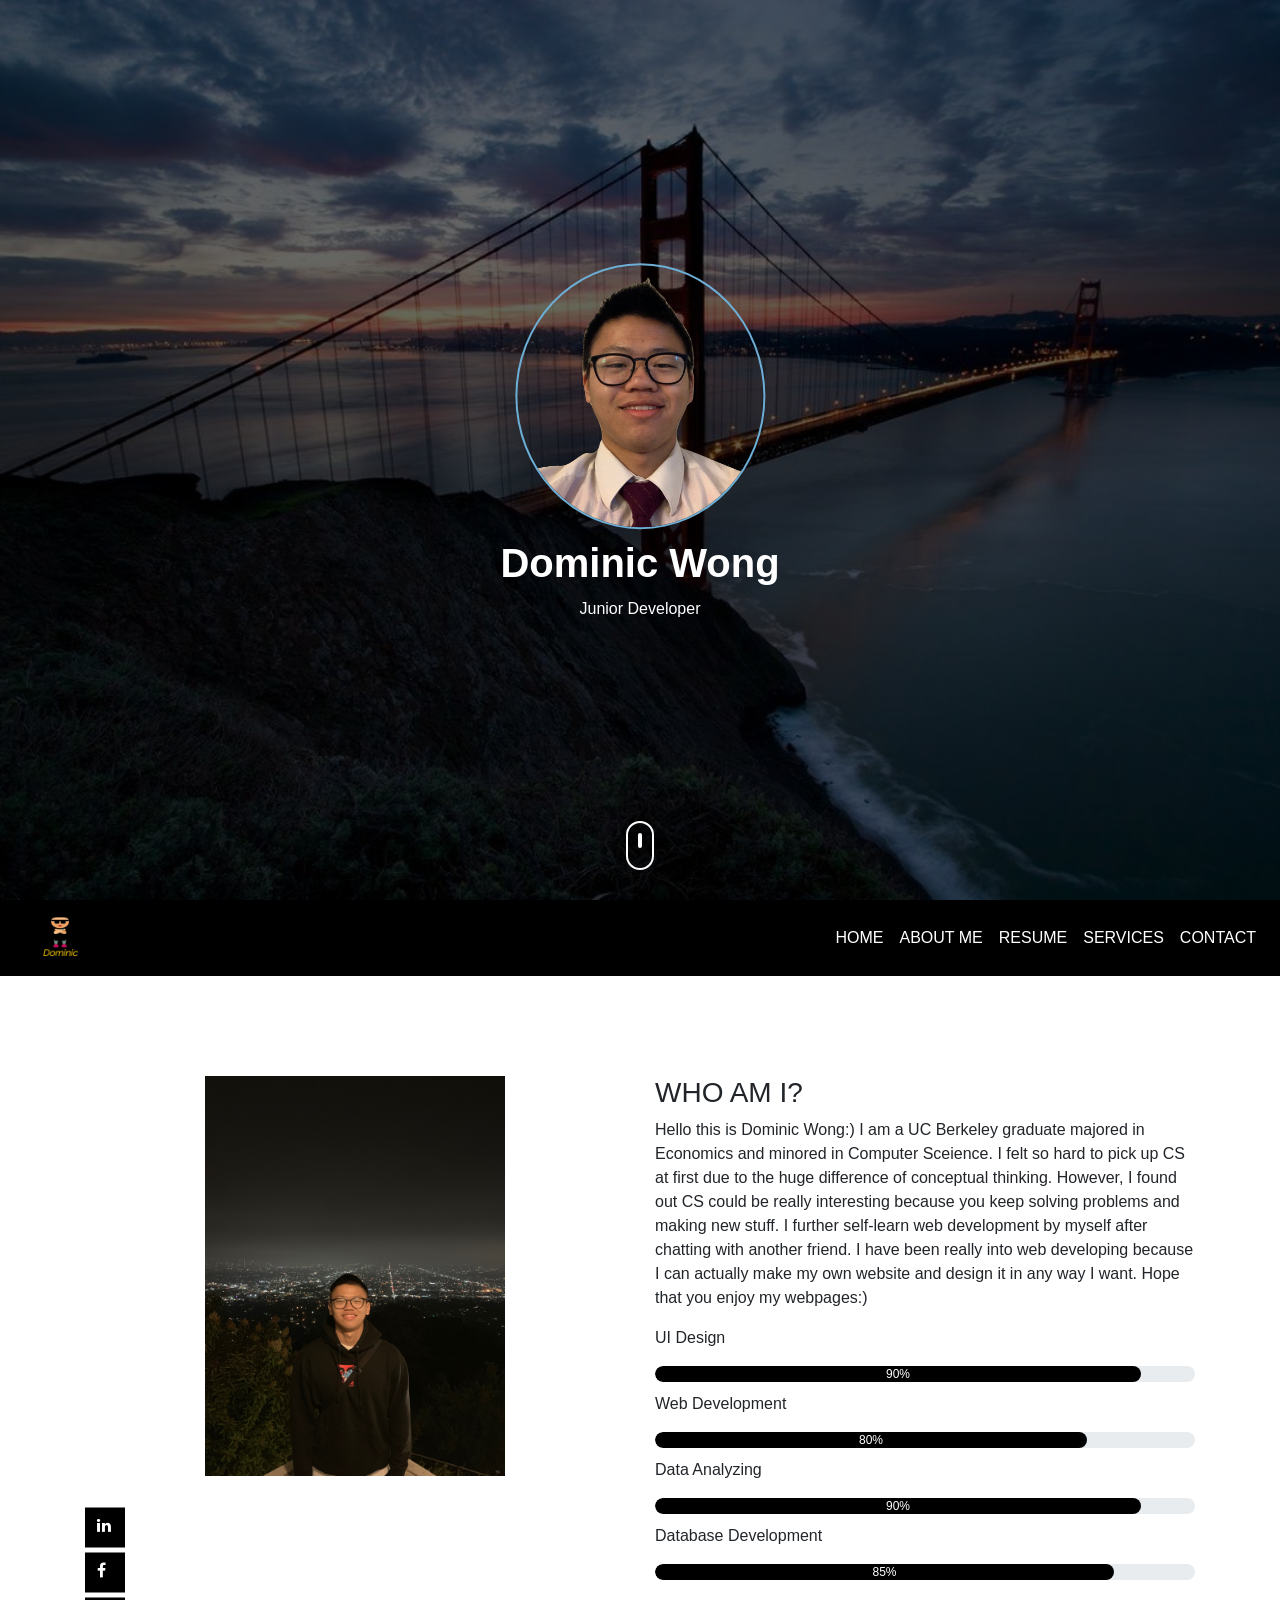
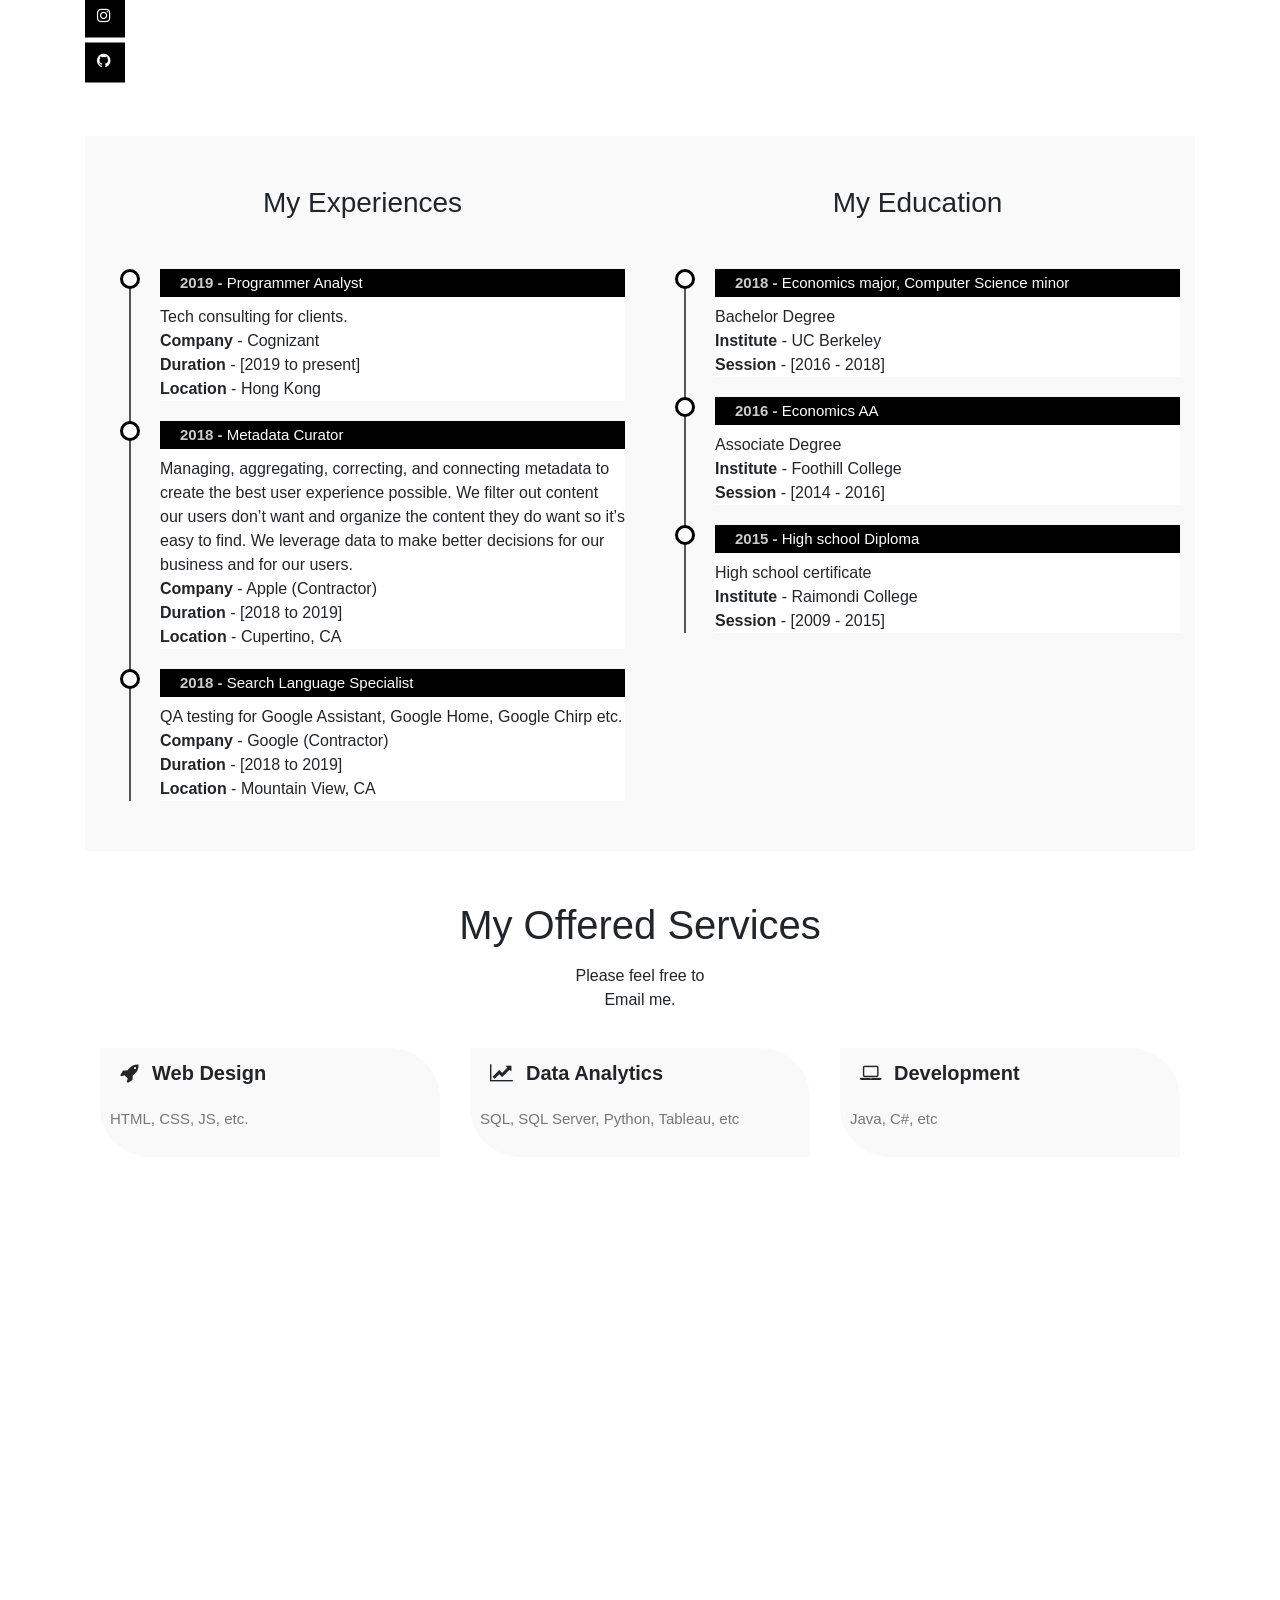
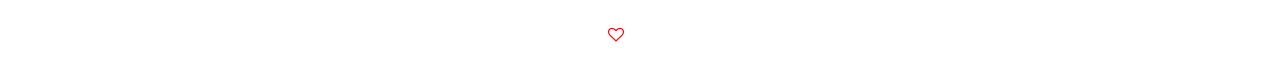
<file: wonghodominic.github.io/index.html>
<html>
<head>
	<title>Dominic Wong</title>
	<link rel="stylesheet" href="style.css">
	<link rel="stylesheet" href="https://stackpath.bootstrapcdn.com/bootstrap/4.3.1/css/bootstrap.min.css">
	<script src="https://code.jquery.com/jquery-3.3.1.slim.min.js"></script>
	<script src="https://cdnjs.cloudflare.com/ajax/libs/popper.js/1.14.7/umd/popper.min.js" ></script>
	<script src="https://stackpath.bootstrapcdn.com/bootstrap/4.3.1/js/bootstrap.min.js" ></script>
	
	<link rel="stylesheet" href="https://stackpath.bootstrapcdn.com/font-awesome/4.7.0/css/font-awesome.min.css">


</head>

<body>	
	<!-- header section -->
	<section id="header">
		<div class="container text-center">
			<div class="user-box">
				<img src="img/user1.png">
				<h1>Dominic Wong</h1>
				<p>Junior Developer</p>
			</div>
		</div>
		<div class="scroll-btn">
			<div class="scroll-bar"><a href="#about"><span></span></a></div>
		</div>
	</section>
	<!-- user-info -->
	<section id="user-info">

		<div class="nav-bar">
			<nav class="navbar navbar-expand-lg">
				<a class="navbar-brand" href="#"><img src="img/dominic.png"></a>
				<button class="navbar-toggler" type="button" data-toggle="collapse" data-target="#navbarNav" aria-controls="navbarNav" aria-expanded="false" aria-label="Toggle navigation">
					<i class="fa fa-bars"></i>
				</button>
				<div class="collapse navbar-collapse" id="navbarNav">
					<ul class="navbar-nav ml-auto">
						<li class="nav-item">
							<a class="nav-link" href="#top">HOME </a>
						</li>
						<li class="nav-item">
							<a class="nav-link" href="#about">ABOUT ME</a>
						</li>
						<li class="nav-item">
							<a class="nav-link" href="#resume">RESUME</a>
						</li>
						<li class="nav-item">
							<a class="nav-link" href="#services">SERVICES</a>
						</li>
						<li class="nav-item">
							<a class="nav-link" href="#contact">CONTACT</a>
						</li>
					</ul>
				</div>
			</nav>
		</div>

		<!-- about -->

		<div class="about container" id="about">
			<div class="row">
				<div class="col-md-6 text-center">
					<img src="img/user1.jpg" class="profile-img" >
				</div>
				<div class="col-md-6">
					<h3>WHO AM I?</h3>
					<p>
						Hello this is Dominic Wong:) I am a UC Berkeley graduate majored in Economics and minored in Computer Sceience. I felt so hard to pick up CS at first due to the huge difference of conceptual thinking. However, I found out CS could be really interesting because you keep solving problems and making new stuff. I further self-learn web development by myself after chatting with another friend. I have been really into web developing because I can actually make my own website and design it in any way I want. Hope that you enjoy my webpages:)

					</p>
					<div class="skills=bar"></div>
					<p>UI Design</p>
					<div class="progress">
						<div class="progress-bar" style = "width:90%;"> 90%</div>
					</div>
					<p>Web Development</p>
					<div class="progress">
						<div class="progress-bar" style = "width:80%;"> 80%</div>
					</div>
					<p>Data Analyzing</p>
					<div class="progress">
						<div class="progress-bar" style = "width:90%;"> 90%</div>
					</div>
					<p>Database Development</p>
					<div class="progress">
						<div class="progress-bar" style = "width:85%;"> 85%</div>
					</div>
				</div>
			</div>



			<!-- social icons -->
			<div class="social-icons">
				<ul>
					<a href="https://www.linkedin.com/in/ho-dominic-wong-795bb6116/"><li><i class="fa fa-linkedin"></i></li></a>
					<a href="https://www.facebook.com/wonghodominic"><li><i class="fa fa-facebook"></i></li></a>
					<a href="https://www.instagram.com/dominicwonggg/"><li><i class="fa fa-instagram"></i></li></a>
					<a href="https://github.com/wonghodominic"><li><i class="fa fa-github"></i></li></a>
				</ul>
			</div>



			<!-- resume -->
			<div class="resume" id="resume">
				<div class="container">
					<div class="row">
						<div class="col-md">
							<h3 class="text-center">My Experiences</h3>
							<ul class="timeline">
								<li>
									<h4><span>2019 - </span>Programmer Analyst</h4>
									<p>
										Tech consulting for clients.<br>
										<b>Company</b> - Cognizant<br>
										<b>Duration</b> - [2019 to present]<br>
										<b>Location</b> - Hong Kong<br>
									</p>
								</li>
								<li>
									<h4><span>2018 - </span>Metadata Curator</h4>
									<p>
										Managing, aggregating, correcting, and connecting metadata to create the best user experience possible. We filter out content our users don’t want and organize the content they do want so it’s easy to find. We leverage data to make better decisions for our business and for our users.<br>
										<b>Company</b> - Apple (Contractor)<br>
										<b>Duration</b> - [2018 to 2019]<br>
										<b>Location</b> - Cupertino, CA<br>
									</p>
								</li>
								<li>
									<h4><span>2018 - </span>Search Language Specialist</h4>
									<p>
										QA testing for Google Assistant, Google Home, Google Chirp etc. <br>
										<b>Company</b> - Google (Contractor)<br>
										<b>Duration</b> - [2018 to 2019]<br>
										<b>Location</b> - Mountain View, CA<br>
									</p>
								</li>
							</ul>
						</div>


						<div class="col-md">
							<h3 class="text-center">My Education</h3>
							<ul class="timeline">
								<li>
									<h4><span>2018 - </span>Economics major, Computer Science minor</h4>
									<p>
										Bachelor Degree<br>
										<b>Institute</b> - UC Berkeley<br>
										<b>Session</b> - [2016 - 2018]
									</p>
								</li>
								<li>
									<h4><span>2016 - </span> Economics AA</h4>
									<p>
										Associate Degree<br>
										<b>Institute</b> - Foothill College<br>
										<b>Session</b> - [2014 - 2016]
									</p>
								</li>
								<li>
									<h4><span>2015 - </span> High school Diploma</h4>
									<p>
										High school certificate<br>
										<b>Institute</b> - Raimondi College<br>
										<b>Session</b> - [2009 - 2015]
									</p>
								</li>
							</ul>
						</div>

					</div>
				</div>
			</div>
			<!-- services -->
			<div class="services" id="services">
				<div class="container">
					<h1 class="text-center">My Offered Services</h1>
					<p class="text-center">Please feel free to <br>Email me.</p>
					<div class="row">
						<div class="col-md-4">
							<div class="services-box">
								<i class="fa fa-rocket"></i><span>Web Design</span>
								<p>HTML, CSS, JS, etc.
								</p>
							</div>
						</div>

						<div class="col-md-4">
							<div class="services-box">
								<i class="fa fa-line-chart"></i><span>Data Analytics</span>
								<p>
									SQL, SQL Server, Python, Tableau, etc
								</p>
							</div>
						</div>

						<div class="col-md-4">
							<div class="services-box">
								<i class="fa fa-laptop"></i><span>Development</span>
								<p>
									Java, C#, etc
								</p>
							</div>
						</div>

					</div>
				</div>
			</div>
		</section>


		<!-- contact -->
		<div class="contact" id="contact">
			<div class="container text-center">
				<h1>Contact Me</h1>
				<p class="text-center">Please feel free to contact me for any opportunity.</p>
				<div class="row">
					<div class="col-md-4">
						<i class="fa fa-phone"></i>
						<p>+1 6503056146/ +852 66096394</p>
					</div>
					<div class="col-md-4">
						<i class="fa fa-envelope"></i>
						<p>wonghodominic@gmail.com</p>
					</div>
					<div class="col-md-4">
						<i class="fa fa-internet-explorer"></i>
						<p>https://wonghodominic.github.io/about-me.html</p>
					</div>

				</div>
				<a href="img/Resume.pdf" download>
					<button type="button" class="btn btn-primary"><i class="fa fa-download" ></i>Resume</button>
				</a>
				<a href="mailto:wonghodominic@gmail.com">

					<button type="button" class="btn btn-primary"><i class="fa fa-rocket"></i>Hire Me</button>
				</a>
			</div>
			<div class="footer text-center">
				<p>Made with <i class="fa fa-heart-o"></i>by Dominic Wong</p>
			</div>
		</div>


		<!-- smooth scroll -->

		<script type="smooth-scroll.js"></script>
		<script>
			var scroll = new smooth-scroll('a[href*="#"]');
		</script>

	</body>	



	</html>
</file>
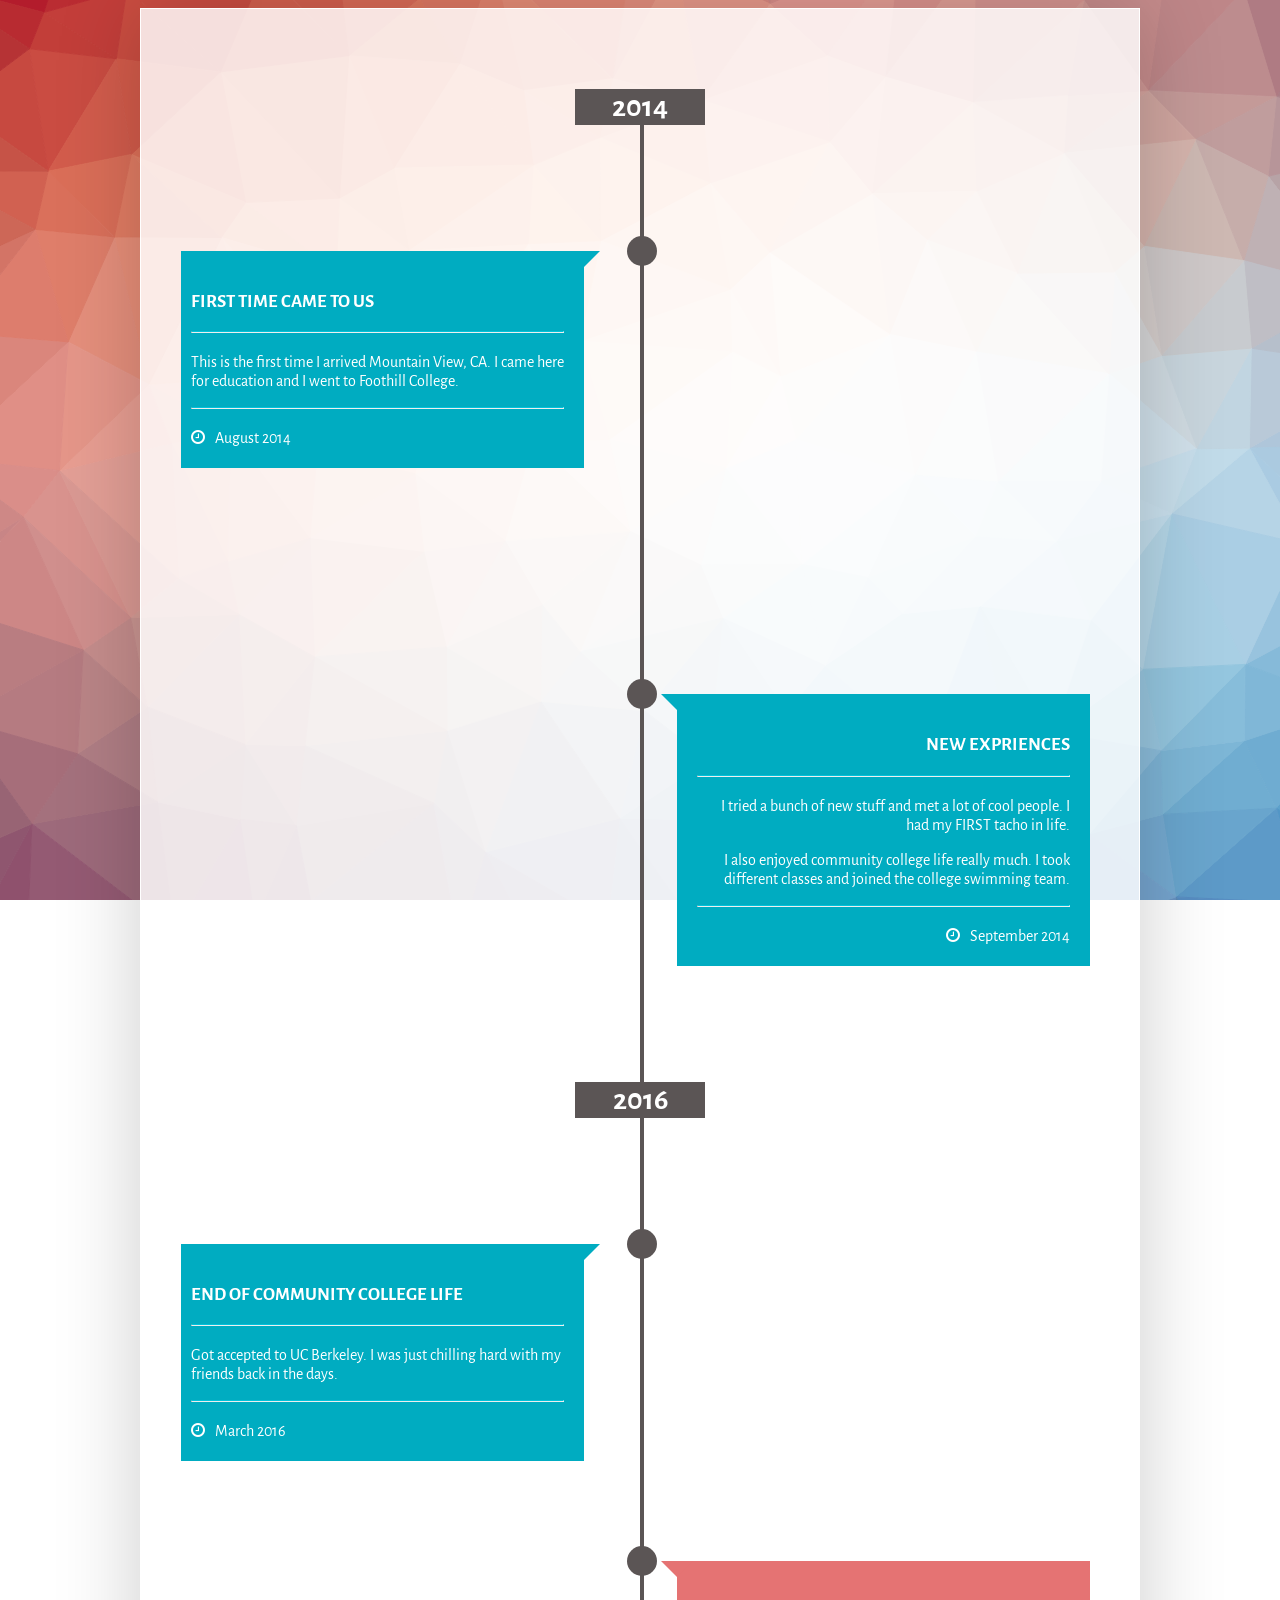
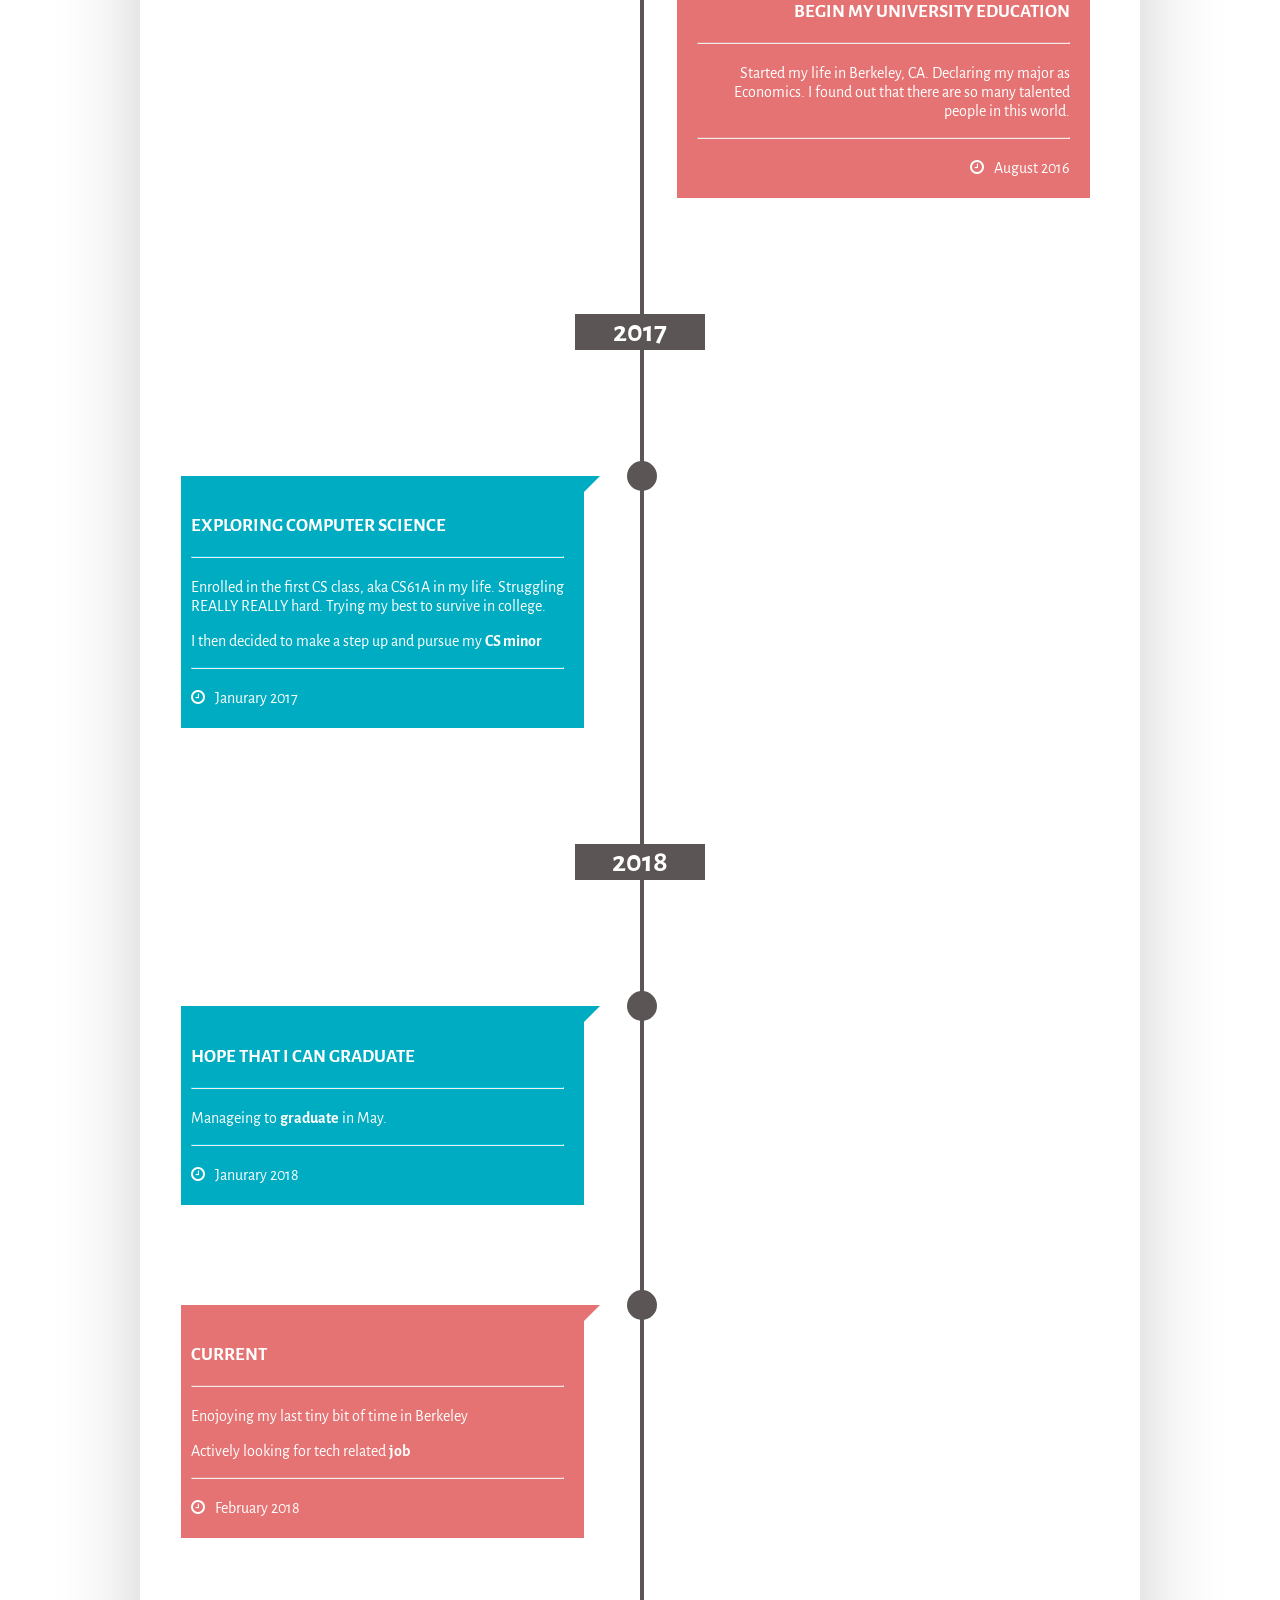
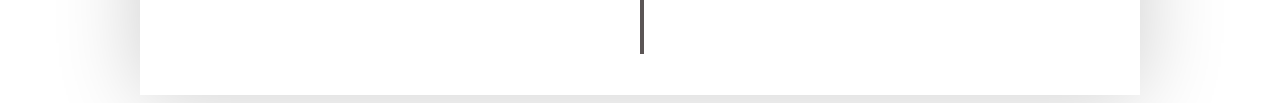
<file: wonghodominic.github.io/Simple-Animated-Timeline-Plugin-For-jQuery-Timelify/index.html>
<!doctype html>
<html>
<head>
	<meta charset="utf-8">
	<meta http-equiv="X-UA-Compatible" content="IE=edge,chrome=1">
	<meta name="viewport" content="width=device-width, initial-scale=1">
	<title>jQuery Timelify Plugin Demo</title>
	<link href="http://fonts.googleapis.com/css?family=Kristi|Alegreya+Sans:300,800" rel="stylesheet" type="text/css">
	<link rel="stylesheet" href="http://netdna.bootstrapcdn.com/font-awesome/4.6.2/css/font-awesome.min.css">
	<link rel="stylesheet" href="css/style.css">
	<link rel="stylesheet" href="http://cdnjs.cloudflare.com/ajax/libs/animate.css/3.4.0/animate.min.css">
	<link rel="stylesheet" href="css/timelify.css">
</head>
<body>

	<div class="container">
		<div class="timeline">
			<h2>2014</h2>
			<ul class="timeline-items">
				<li class="is-hidden timeline-item"> <!-- Normal block, positionned to the left -->
					<h3>First time came to US</h3>
					<hr>
					<p>This is the first time I arrived Mountain View, CA. I came here for education and I went to Foothill College.</p>
					<hr>
					<time>August 2014</time>
				</li>
			</ul>
			<ul class="timeline-items">
				<li class="is-hidden timeline-item inverted"> <!-- Normal block, positionned to the right  -->
					<h3>New expriences</h3>
					<hr>
					<p>I tried a bunch of new stuff and met a lot of cool people. I had my FIRST tacho in life.</p>
					<p>I also enjoyed community college life really much. I took different classes and joined the college swimming team.</p>
					<hr>
					<time>September 2014</time>
				</li>
			</ul>
			<h2>2016</h2>
			<ul class="timeline-items">
				<li class="is-hidden timeline-item">
					<h3>End of Community College life</h3>
					<hr>
					<p>
						Got accepted to UC Berkeley. I was just chilling hard with my friends back in the days.
					</p>
					<hr>
					<time>March 2016</time>
				</li>
				<li class="is-hidden timeline-item inverted">
					<h3>Begin my university education</h3>
					<hr>
					<p>Started my life in Berkeley, CA. Declaring my major as Economics. I found out that there are so many talented people in this world.</p>
					<hr>
					<time>August 2016</time>
				</li>
			</ul>


			<h2>2017</h2>
			<ul class="timeline-items">
				<li class="is-hidden timeline-item">
					<h3>Exploring Computer Science</h3>
					<hr>
					<p>Enrolled in the first CS class, aka CS61A in my life. Struggling REALLY REALLY hard. Trying my best to survive in college.</p>

					<p>I then decided to make a step up and pursue my <strong>CS minor</strong></p>
					<hr>
					<time>Janurary 2017</time>
				</li>
			</ul>

			<h2>2018</h2>
			<ul class="timeline-items">
				<li class="is-hidden timeline-item">
					<h3>Hope that I can graduate</h3>
					<hr>
					<p>Manageing to <strong>graduate</strong> in May.</p>

					<hr>
					<time>Janurary 2018</time>
				</li>
				<li class="is-hidden timeline-item">
					<h3>Current</h3>
					<hr>
					<p>Enojoying my last tiny bit of time in Berkeley</p>
					<p>Actively looking for tech related <strong>job</strong></p>
					<hr>
					<time>February 2018</time>
				</li>
			</ul>

		</div>
	</div>



	<script src="http://code.jquery.com/jquery-1.12.4.min.js"></script>
	<script src="js/jquery.timelify.js"></script>
	<script>
		$('.timeline').timelify({
			animLeft: "fadeInLeft",
			animCenter: "fadeInUp",
			animRight: "fadeInRight",
			animSpeed: 600,
			offset: 150
		});
	</script>
	<script type="text/javascript">

		var _gaq = _gaq || [];
		_gaq.push(['_setAccount', 'UA-36251023-1']);
		_gaq.push(['_setDomainName', 'jqueryscript.net']);
		_gaq.push(['_trackPageview']);

		(function() {
			var ga = document.createElement('script'); ga.type = 'text/javascript'; ga.async = true;
			ga.src = ('https:' == document.location.protocol ? 'https://ssl' : 'http://www') + '.google-analytics.com/ga.js';
			var s = document.getElementsByTagName('script')[0]; s.parentNode.insertBefore(ga, s);
		})();

	</script>
</body>
</html>
</file>
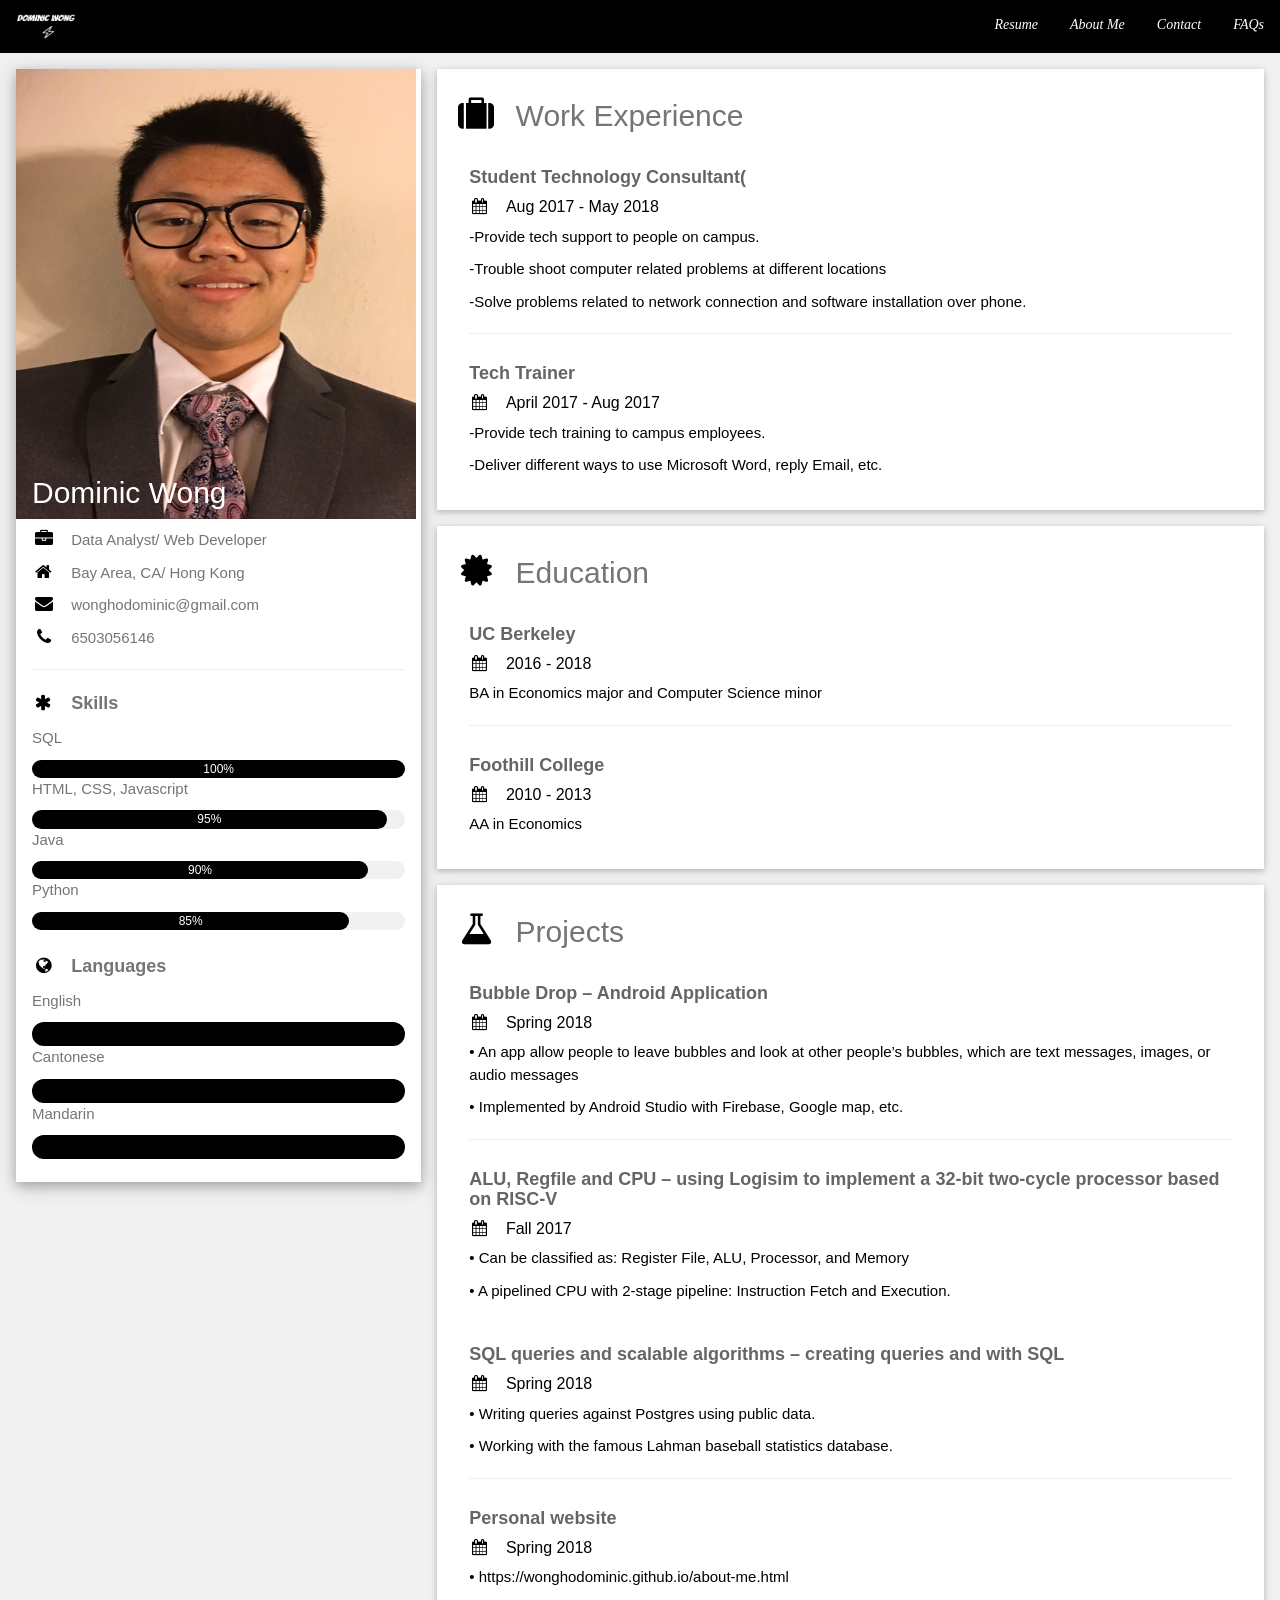
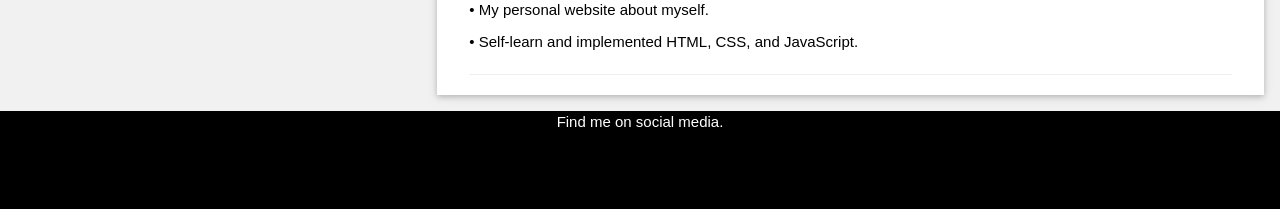
<file: wonghodominic.github.io/contact.html>
<!DOCTYPE html>
<html>

<!-- <link rel="stylesheet" href="https://cdnjs.cloudflare.com/ajax/libs/font-awesome/4.7.0/css/font-awesome.min.css">
-->
<link rel="stylesheet" href="https://maxcdn.bootstrapcdn.com/bootstrap/3.3.7/css/bootstrap.min.css">
<link rel="stylesheet" href="style.css">

<meta name="viewport" content="width=device-width, initial-scale=1.0">





<!-- add -->
<meta charset="UTF-8">
<meta name="viewport" content="width=device-width, initial-scale=1">
<link rel="stylesheet" href="https://www.w3schools.com/w3css/4/w3.css">
<link rel='stylesheet' href='https://fonts.googleapis.com/css?family=Roboto'>
<link rel="stylesheet" href="https://cdnjs.cloudflare.com/ajax/libs/font-awesome/4.7.0/css/font-awesome.min.css">



<head>
	<title></title>
	<style>
	ul {
		list-style-type: none;
		margin: 0;
		padding: 0;
		overflow: hidden;
		background-color: black;
	}

	li {
		float: right;
	}
	li a {
		display: block;
		color: white;
		text-align: center;
		padding: 14px 16px;
		text-decoration: none;
		font-size: 14px;
		font-style:italic;
		font-family: cursive;
	}

	
	.card {
		box-shadow: 0 4px 8px 0 rgba(0, 0, 0, 0.2);
		max-width: 300px;
		margin: auto;
		text-align: center;
		font-family: arial;
	}

	.title {
		color: grey;
		font-size: 18px;
	}

	button {
		border: none;
		outline: 0;
		display: inline-block;
		padding: 8px;
		color: white;
		background-color: #000;
		text-align: center;
		cursor: pointer;
		width: 100%;
		font-size: 18px;
	}

	a {
		text-decoration: none;
/*		font-size: 22px;
*/		color: black;
}

button:hover, a:hover {
	opacity: 0.7;
}	







</style>
<ul>
	<li><a href="faqs.html">FAQs</a></li>
	<li><a href="contact.html">Contact</a></li>
	<li><a href="https://wonghodominic.github.io/about-me.html">About Me</a></li>
	<li><a href="https://wonghodominic.github.io/resume.html">Resume</a></li>

	<!-- <li><a href="portfolio.html">Portfolio</a></li>
		<li><a href="timeline.html">Timeline</a></li> -->

		<li style="float:left"><a class="active"><img src="logos.png" alt="logo" style="width:60px;height:25px;">
		</a></li></ul>
	</head>
	<!-- <body>  -->
		<!-- style="background-color: #81D8D0" -->
	<!-- <p>&nbsp;</p>

	<center><div><a href="https://www.facebook.com/wonghodominic">
		<img src="https://image.flaticon.com/icons/svg/37/37409.svg" alt="facebook" style="width:42px;height:42px;border:0;">
	</a></div></center>
	<p>&nbsp;</p>

	<center><div><a href="https://www.instagram.com/dominicwonggg/?hl=en">
		<img src="https://image.flaticon.com/icons/svg/61/61164.svg" alt="instagram" style="width:42px;height:42px;border:0;">
	</a></div></center>
	<p>&nbsp;</p>

	<center><div><a href="https://www.linkedin.com/in/ho-dominic-wong-795bb6116">
		<img src="https://image.flaticon.com/icons/svg/61/61109.svg" alt="linkedin" style="width:42px;height:42px;border:0;">
	</a></div></center>
	<p>&nbsp;</p>

	<center><h3><b>Email 1: wonghodominic@gmail.com</b></h3></center>
	<center><h3><b>Email 2: wonghodominic@berkeley.edu</b></h3></center> -->
	<!-- <h2 style="text-align:center">Open to any job opportunity</h2>

	<div class="card">
		<img src="dp.jpg" alt="John" style="width:300px;height:400px" onmouseover="this.src='chill.jpg'" onmouseout="this.src='dp.jpg'">
		<h1>Dominic Wong</h1>
		<p class="title">Economics major and Coumputer Science minor</p>
		<p>University of California, Berkeley</p>
		<div style="margin: 24px 0;">
			<a href="https://www.instagram.com/dominicwonggg/?hl=en"><i class="fa fa-instagram"></i></a>  
			<a href="https://www.linkedin.com/in/ho-dominic-wong-795bb6116/"><i class="fa fa-linkedin"></i></a>  
			<a href="https://www.facebook.com/wonghodominic"><i class="fa fa-facebook"></i></a> 
		</div>
		<p><button>wonghodominic@gmail.com</button></p>
	</div> -->


	<body class="w3-light-grey">

		<!-- Page Container -->
		<div class="w3-content w3-margin-top" style="max-width:1400px;">

			<!-- The Grid -->
			<div class="w3-row-padding">

				<!-- Left Column -->
				<div class="w3-third">

					<div class="w3-white w3-text-grey w3-card-4">
						<div class="w3-display-container">
							<img src="dp.jpg" style="width:400px;height:450px" alt="Avatar" onmouseover="this.src='chill.jpg'" onmouseout="this.src='dp.jpg'"> 
							<div class="w3-display-bottomleft w3-container w3-text-black">
								<h2><font color="white">Dominic Wong</font></h2>
							</div>
						</div>
						<div class="w3-container">
							<p></p>
							<p><i class="fa fa-briefcase fa-fw w3-margin-right w3-large w3-text-black"></i>Data Analyst/ Web Developer</p>
							<p><i class="fa fa-home fa-fw w3-margin-right w3-large w3-text-black"></i>Bay Area, CA/ Hong Kong</p>
							<p><i class="fa fa-envelope fa-fw w3-margin-right w3-large w3-text-black"></i>wonghodominic@gmail.com</p>
							<p><i class="fa fa-phone fa-fw w3-margin-right w3-large w3-text-black"></i>6503056146</p>
							<hr>

							<p class="w3-large"><b><i class="fa fa-asterisk fa-fw w3-margin-right w3-text-black"></i>Skills</b></p>
							<p>SQL</p>
							<div class="w3-light-grey w3-round-xlarge w3-small">
								<div class="w3-container w3-center w3-round-xlarge w3-black" style="width:100%">100%</div>
							</div>
							<p>HTML, CSS, Javascript</p>
							<div class="w3-light-grey w3-round-xlarge w3-small">
								<div class="w3-container w3-center w3-round-xlarge w3-black" style="width:95%">
									<div class="w3-center w3-text-white">95%</div>
								</div>
							</div>
							<p>Java</p>
							<div class="w3-light-grey w3-round-xlarge w3-small">
								<div class="w3-container w3-center w3-round-xlarge w3-black" style="width:90%">90%</div>
							</div>
							<p>Python</p>
							<div class="w3-light-grey w3-round-xlarge w3-small">
								<div class="w3-container w3-center w3-round-xlarge w3-black" style="width:85%">85%</div>
							</div>
							<br>

							<p class="w3-large w3-text-theme"><b><i class="fa fa-globe fa-fw w3-margin-right w3-text-black"></i>Languages</b></p>
							<p>English</p>
							<div class="w3-light-grey w3-round-xlarge">
								<div class="w3-round-xlarge w3-black" style="height:24px;width:100%"></div>
							</div>
							<p>Cantonese</p>
							<div class="w3-light-grey w3-round-xlarge">
								<div class="w3-round-xlarge w3-black" style="height:24px;width:100%"></div>
							</div>
							<p>Mandarin</p>
							<div class="w3-light-grey w3-round-xlarge">
								<div class="w3-round-xlarge w3-black" style="height:24px;width:100%"></div>
							</div>
							<br>
						</div>
					</div><br>

					<!-- End Left Column -->
				</div>

				<!-- Right Column -->
				<div class="w3-twothird">
					<div class="w3-container w3-card w3-white w3-margin-bottom">
						<h2 class="w3-text-grey w3-padding-16"><i class="fa fa-suitcase fa-fw w3-margin-right w3-xxlarge w3-text-black"></i>Work Experience</h2>
						<div class="w3-container">
							<h5 class="w3-opacity"><b>Student Technology Consultant(</b></h5>
							<h6 class="w3-text-black"><i class="fa fa-calendar fa-fw w3-margin-right"></i>Aug 2017 - May 2018</span></h6>
							<p>-Provide tech support to people on campus.</p>
							<p>-Trouble shoot computer related problems at different locations</p>
							<p>-Solve problems related to network connection and software installation over phone.</p>
							<hr>
						</div>

						<div class="w3-container">
							<h5 class="w3-opacity"><b>Tech Trainer</b></h5>
							<h6 class="w3-text-black"><i class="fa fa-calendar fa-fw w3-margin-right"></i>April 2017 - Aug 2017</h6>
							<p>-Provide tech training to campus employees.</p>
							<p>-Deliver different ways to use Microsoft Word, reply Email, etc.</p><br>
						</div>
					</div>






					<div class="w3-container w3-card w3-white w3-margin-bottom">
						<h2 class="w3-text-grey w3-padding-16"><i class="fa fa-certificate fa-fw w3-margin-right w3-xxlarge w3-text-black"></i>Education</h2>

						<div class="w3-container">
							<h5 class="w3-opacity"><b>UC Berkeley</b></h5>
							<h6 class="w3-text-black"><i class="fa fa-calendar fa-fw w3-margin-right"></i>2016 - 2018</h6>
							<p>BA in Economics major and Computer Science minor</p>
							<hr>
						</div>
						<div class="w3-container">
							<h5 class="w3-opacity"><b>Foothill College</b></h5>
							<h6 class="w3-text-black"><i class="fa fa-calendar fa-fw w3-margin-right"></i>2010 - 2013</h6>
							<p>AA in Economics</p><br>
						</div>
					</div>




					<div class="w3-container w3-card w3-white">
						<h2 class="w3-text-grey w3-padding-16"><i class="fa fa-flask fa-fw w3-margin-right w3-xxlarge w3-text-black"></i>Projects</h2>

						<div class="w3-container">
							<h5 class="w3-opacity"><b>Bubble Drop – Android Application</b></h5>
							<h6 class="w3-text-black"><i class="fa fa-calendar fa-fw w3-margin-right"></i>Spring 2018</h6>
							<p>• An app allow people to leave bubbles and look at other people’s bubbles, which are text messages, images, or audio messages</p>
							<p>• Implemented by Android Studio with Firebase, Google map, etc.</p>
							<hr>
						</div>

						<div class="w3-container">
							<h5 class="w3-opacity"><b>ALU, Regfile and CPU – using Logisim to implement a 32-bit two-cycle processor based on RISC-V</b></h5>
							<h6 class="w3-text-black"><i class="fa fa-calendar fa-fw w3-margin-right"></i>Fall 2017</h6>
							<p>• Can be classified as: Register File, ALU, Processor, and Memory
							</p>
							<p>• A pipelined CPU with 2-stage pipeline: Instruction Fetch and Execution.
							</p><br>
						</div>


						<div class="w3-container">
							<h5 class="w3-opacity"><b>SQL queries and scalable algorithms – creating queries and with SQL</b></h5>
							<h6 class="w3-text-black"><i class="fa fa-calendar fa-fw w3-margin-right"></i>Spring 2018</h6>
							<p>• Writing queries against Postgres using public data.
							</p>
							<p>• Working with the famous Lahman baseball statistics database.</p>
							<hr>
						</div>


						<div class="w3-container">
							<h5 class="w3-opacity"><b>Personal website</b></h5>
							<h6 class="w3-text-black"><i class="fa fa-calendar fa-fw w3-margin-right"></i>Spring 2018</h6>
							<p>• https://wonghodominic.github.io/about-me.html</p>
							<p>• My personal website about myself.</p>
							<p>• Self-learn and implemented HTML, CSS, and JavaScript.</p>

							<hr>
						</div>

					</div>

					<!-- End Right Column -->
				</div>

				<!-- End Grid -->
			</div>

			<!-- End Page Container -->
		</div>

		<footer class="w3-container w3-black w3-center w3-margin-top">
			<p>Find me on social media.</p>
			<a href="https://www.facebook.com/wonghodominic"><i class="fa fa-facebook-official w3-hover-opacity"></i></a>
			<a href="https://www.instagram.com/dominicwonggg/?hl=en"><i class="fa fa-instagram w3-hover-opacity"></i></a>
			<a href="https://www.linkedin.com/in/ho-dominic-wong-795bb6116"><i class="fa fa-linkedin w3-hover-opacity"></i></a>
			<p><p>&nbsp;</p>
		</footer>


	</body>
	</html>
</file>
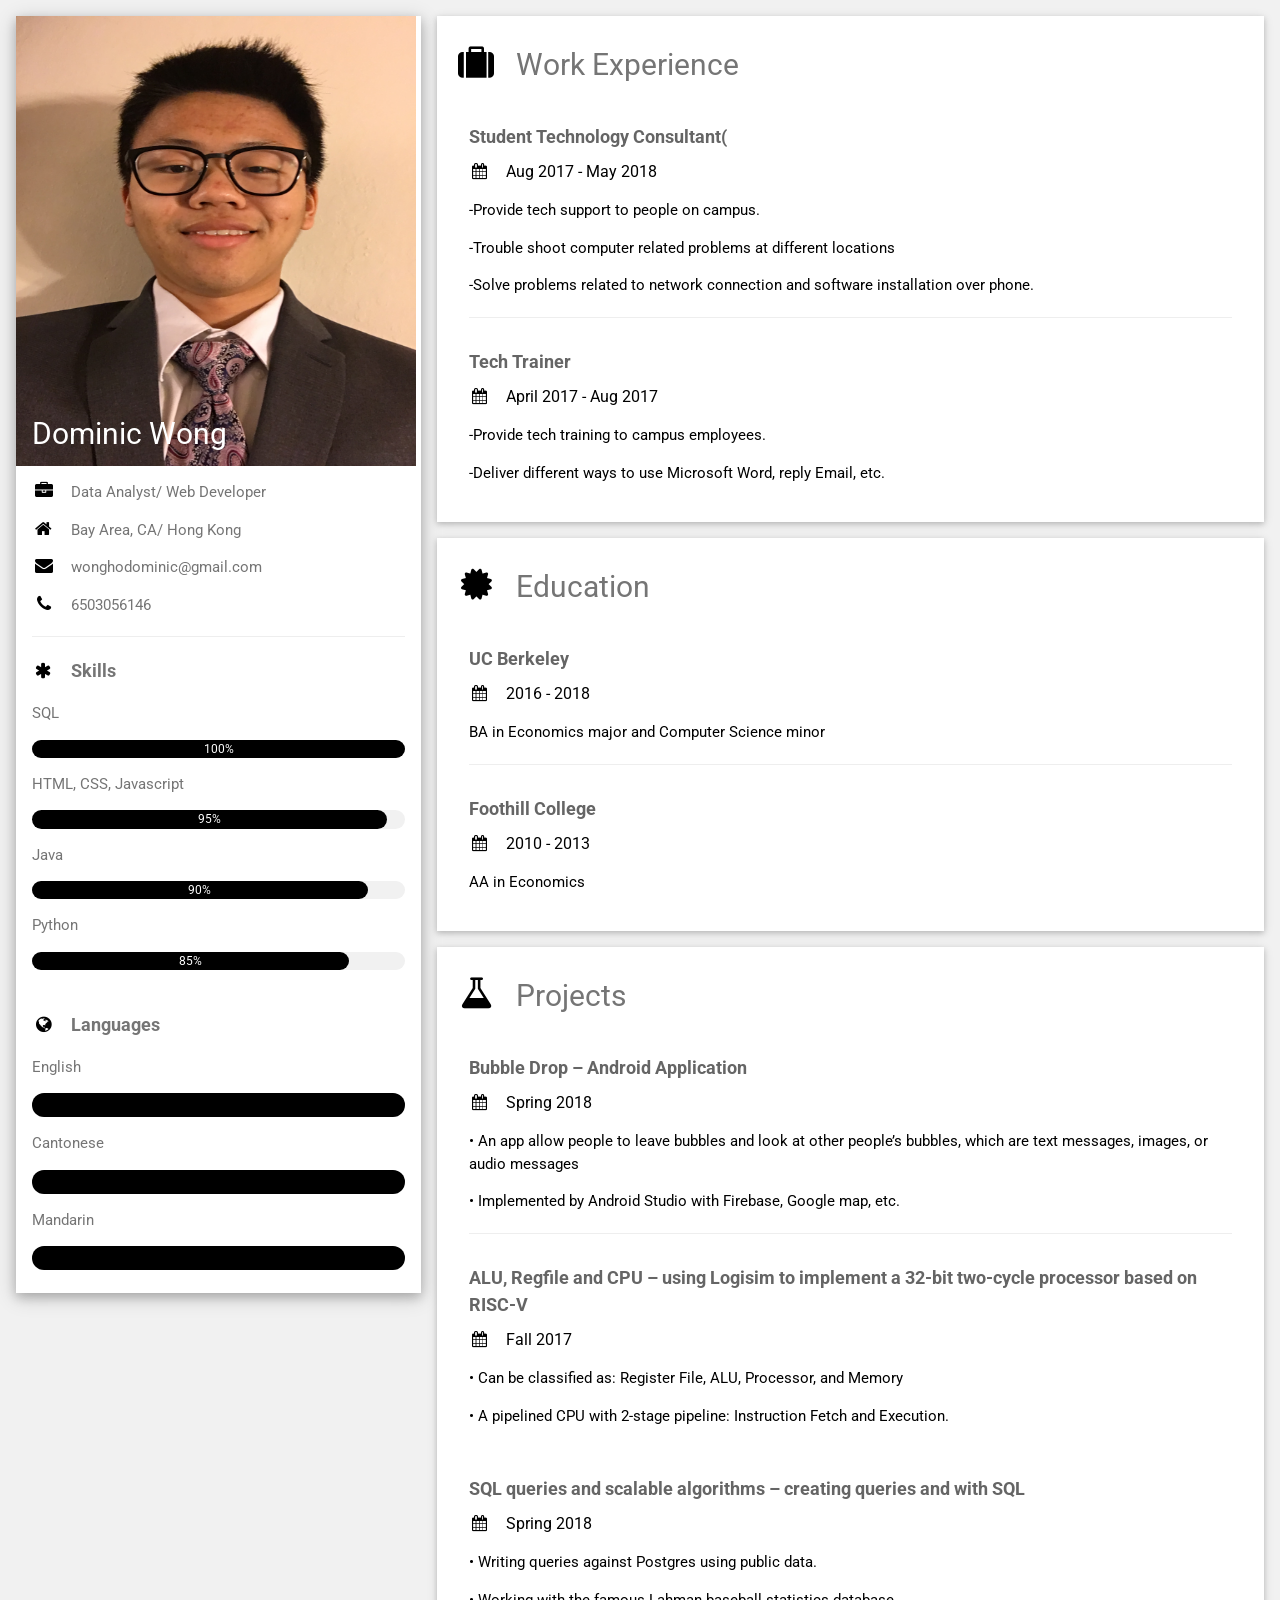
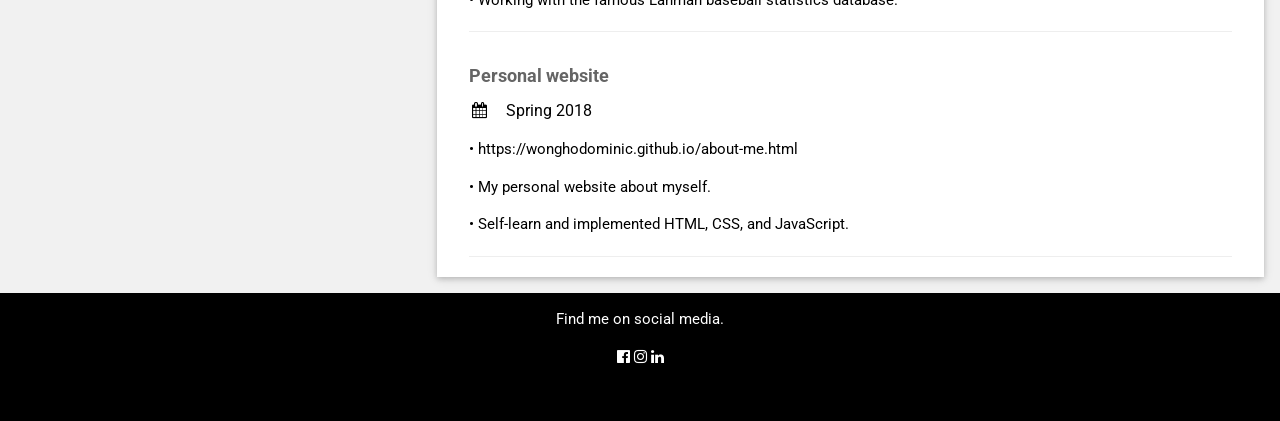
<file: wonghodominic.github.io/cv.html>
<!DOCTYPE html>
<html>
<title>Dom CV</title>
<meta charset="UTF-8">
<meta name="viewport" content="width=device-width, initial-scale=1">
<link rel="stylesheet" href="https://www.w3schools.com/w3css/4/w3.css">
<link rel='stylesheet' href='https://fonts.googleapis.com/css?family=Roboto'>
<link rel="stylesheet" href="https://cdnjs.cloudflare.com/ajax/libs/font-awesome/4.7.0/css/font-awesome.min.css">
<style>
html,body,h1,h2,h3,h4,h5,h6 {font-family: "Roboto", sans-serif}
</style>
<body class="w3-light-grey">

  <!-- Page Container -->
  <div class="w3-content w3-margin-top" style="max-width:1400px;">

    <!-- The Grid -->
    <div class="w3-row-padding">

      <!-- Left Column -->
      <div class="w3-third">

        <div class="w3-white w3-text-grey w3-card-4">
          <div class="w3-display-container">
            <img src="dp.jpg" style="width:400px;height:450px" alt="Avatar" onmouseover="this.src='chill.jpg'" onmouseout="this.src='dp.jpg'"> 
            <div class="w3-display-bottomleft w3-container w3-text-black">
              <h2><font color="white">Dominic Wong</font></h2>
            </div>
          </div>
          <div class="w3-container">
            <p><i class="fa fa-briefcase fa-fw w3-margin-right w3-large w3-text-black"></i>Data Analyst/ Web Developer</p>
            <p><i class="fa fa-home fa-fw w3-margin-right w3-large w3-text-black"></i>Bay Area, CA/ Hong Kong</p>
            <p><i class="fa fa-envelope fa-fw w3-margin-right w3-large w3-text-black"></i>wonghodominic@gmail.com</p>
            <p><i class="fa fa-phone fa-fw w3-margin-right w3-large w3-text-black"></i>6503056146</p>
            <hr>

            <p class="w3-large"><b><i class="fa fa-asterisk fa-fw w3-margin-right w3-text-black"></i>Skills</b></p>
            <p>SQL</p>
            <div class="w3-light-grey w3-round-xlarge w3-small">
              <div class="w3-container w3-center w3-round-xlarge w3-black" style="width:100%">100%</div>
            </div>
            <p>HTML, CSS, Javascript</p>
            <div class="w3-light-grey w3-round-xlarge w3-small">
              <div class="w3-container w3-center w3-round-xlarge w3-black" style="width:95%">
                <div class="w3-center w3-text-white">95%</div>
              </div>
            </div>
            <p>Java</p>
            <div class="w3-light-grey w3-round-xlarge w3-small">
              <div class="w3-container w3-center w3-round-xlarge w3-black" style="width:90%">90%</div>
            </div>
            <p>Python</p>
            <div class="w3-light-grey w3-round-xlarge w3-small">
              <div class="w3-container w3-center w3-round-xlarge w3-black" style="width:85%">85%</div>
            </div>
            <br>

            <p class="w3-large w3-text-theme"><b><i class="fa fa-globe fa-fw w3-margin-right w3-text-black"></i>Languages</b></p>
            <p>English</p>
            <div class="w3-light-grey w3-round-xlarge">
              <div class="w3-round-xlarge w3-black" style="height:24px;width:100%"></div>
            </div>
            <p>Cantonese</p>
            <div class="w3-light-grey w3-round-xlarge">
              <div class="w3-round-xlarge w3-black" style="height:24px;width:100%"></div>
            </div>
            <p>Mandarin</p>
            <div class="w3-light-grey w3-round-xlarge">
              <div class="w3-round-xlarge w3-black" style="height:24px;width:100%"></div>
            </div>
            <br>
          </div>
        </div><br>

        <!-- End Left Column -->
      </div>

      <!-- Right Column -->
      <div class="w3-twothird">
        <div class="w3-container w3-card w3-white w3-margin-bottom">
          <h2 class="w3-text-grey w3-padding-16"><i class="fa fa-suitcase fa-fw w3-margin-right w3-xxlarge w3-text-black"></i>Work Experience</h2>
          <div class="w3-container">
            <h5 class="w3-opacity"><b>Student Technology Consultant(</b></h5>
            <h6 class="w3-text-black"><i class="fa fa-calendar fa-fw w3-margin-right"></i>Aug 2017 - May 2018</span></h6>
            <p>-Provide tech support to people on campus.</p>
            <p>-Trouble shoot computer related problems at different locations</p>
            <p>-Solve problems related to network connection and software installation over phone.</p>
            <hr>
          </div>

          <div class="w3-container">
            <h5 class="w3-opacity"><b>Tech Trainer</b></h5>
            <h6 class="w3-text-black"><i class="fa fa-calendar fa-fw w3-margin-right"></i>April 2017 - Aug 2017</h6>
            <p>-Provide tech training to campus employees.</p>
            <p>-Deliver different ways to use Microsoft Word, reply Email, etc.</p><br>
          </div>
        </div>






        <div class="w3-container w3-card w3-white w3-margin-bottom">
          <h2 class="w3-text-grey w3-padding-16"><i class="fa fa-certificate fa-fw w3-margin-right w3-xxlarge w3-text-black"></i>Education</h2>

          <div class="w3-container">
            <h5 class="w3-opacity"><b>UC Berkeley</b></h5>
            <h6 class="w3-text-black"><i class="fa fa-calendar fa-fw w3-margin-right"></i>2016 - 2018</h6>
            <p>BA in Economics major and Computer Science minor</p>
            <hr>
          </div>
          <div class="w3-container">
            <h5 class="w3-opacity"><b>Foothill College</b></h5>
            <h6 class="w3-text-black"><i class="fa fa-calendar fa-fw w3-margin-right"></i>2010 - 2013</h6>
            <p>AA in Economics</p><br>
          </div>
        </div>




        <div class="w3-container w3-card w3-white">
          <h2 class="w3-text-grey w3-padding-16"><i class="fa fa-flask fa-fw w3-margin-right w3-xxlarge w3-text-black"></i>Projects</h2>

          <div class="w3-container">
            <h5 class="w3-opacity"><b>Bubble Drop – Android Application</b></h5>
            <h6 class="w3-text-black"><i class="fa fa-calendar fa-fw w3-margin-right"></i>Spring 2018</h6>
            <p>• An app allow people to leave bubbles and look at other people’s bubbles, which are text messages, images, or audio messages</p>
            <p>• Implemented by Android Studio with Firebase, Google map, etc.</p>
            <hr>
          </div>

          <div class="w3-container">
            <h5 class="w3-opacity"><b>ALU, Regfile and CPU – using Logisim to implement a 32-bit two-cycle processor based on RISC-V</b></h5>
            <h6 class="w3-text-black"><i class="fa fa-calendar fa-fw w3-margin-right"></i>Fall 2017</h6>
            <p>• Can be classified as: Register File, ALU, Processor, and Memory
            </p>
            <p>• A pipelined CPU with 2-stage pipeline: Instruction Fetch and Execution.
            </p><br>
          </div>


          <div class="w3-container">
            <h5 class="w3-opacity"><b>SQL queries and scalable algorithms – creating queries and with SQL</b></h5>
            <h6 class="w3-text-black"><i class="fa fa-calendar fa-fw w3-margin-right"></i>Spring 2018</h6>
            <p>• Writing queries against Postgres using public data.
            </p>
            <p>• Working with the famous Lahman baseball statistics database.</p>
            <hr>
          </div>


          <div class="w3-container">
            <h5 class="w3-opacity"><b>Personal website</b></h5>
            <h6 class="w3-text-black"><i class="fa fa-calendar fa-fw w3-margin-right"></i>Spring 2018</h6>
            <p>• https://wonghodominic.github.io/about-me.html</p>
            <p>• My personal website about myself.</p>
            <p>• Self-learn and implemented HTML, CSS, and JavaScript.</p>

            <hr>
          </div>

        </div>

        <!-- End Right Column -->
      </div>

      <!-- End Grid -->
    </div>

    <!-- End Page Container -->
  </div>

  <footer class="w3-container w3-black w3-center w3-margin-top">
    <p>Find me on social media.</p>
    <a href="https://www.facebook.com/wonghodominic"><i class="fa fa-facebook-official w3-hover-opacity"></i></a>
    <a href="https://www.instagram.com/dominicwonggg/?hl=en"><i class="fa fa-instagram w3-hover-opacity"></i></a>
    <a href="https://www.linkedin.com/in/ho-dominic-wong-795bb6116"><i class="fa fa-linkedin w3-hover-opacity"></i></a>
    <p><p>&nbsp;</p>
  </footer>

</body>
</html>
</file>
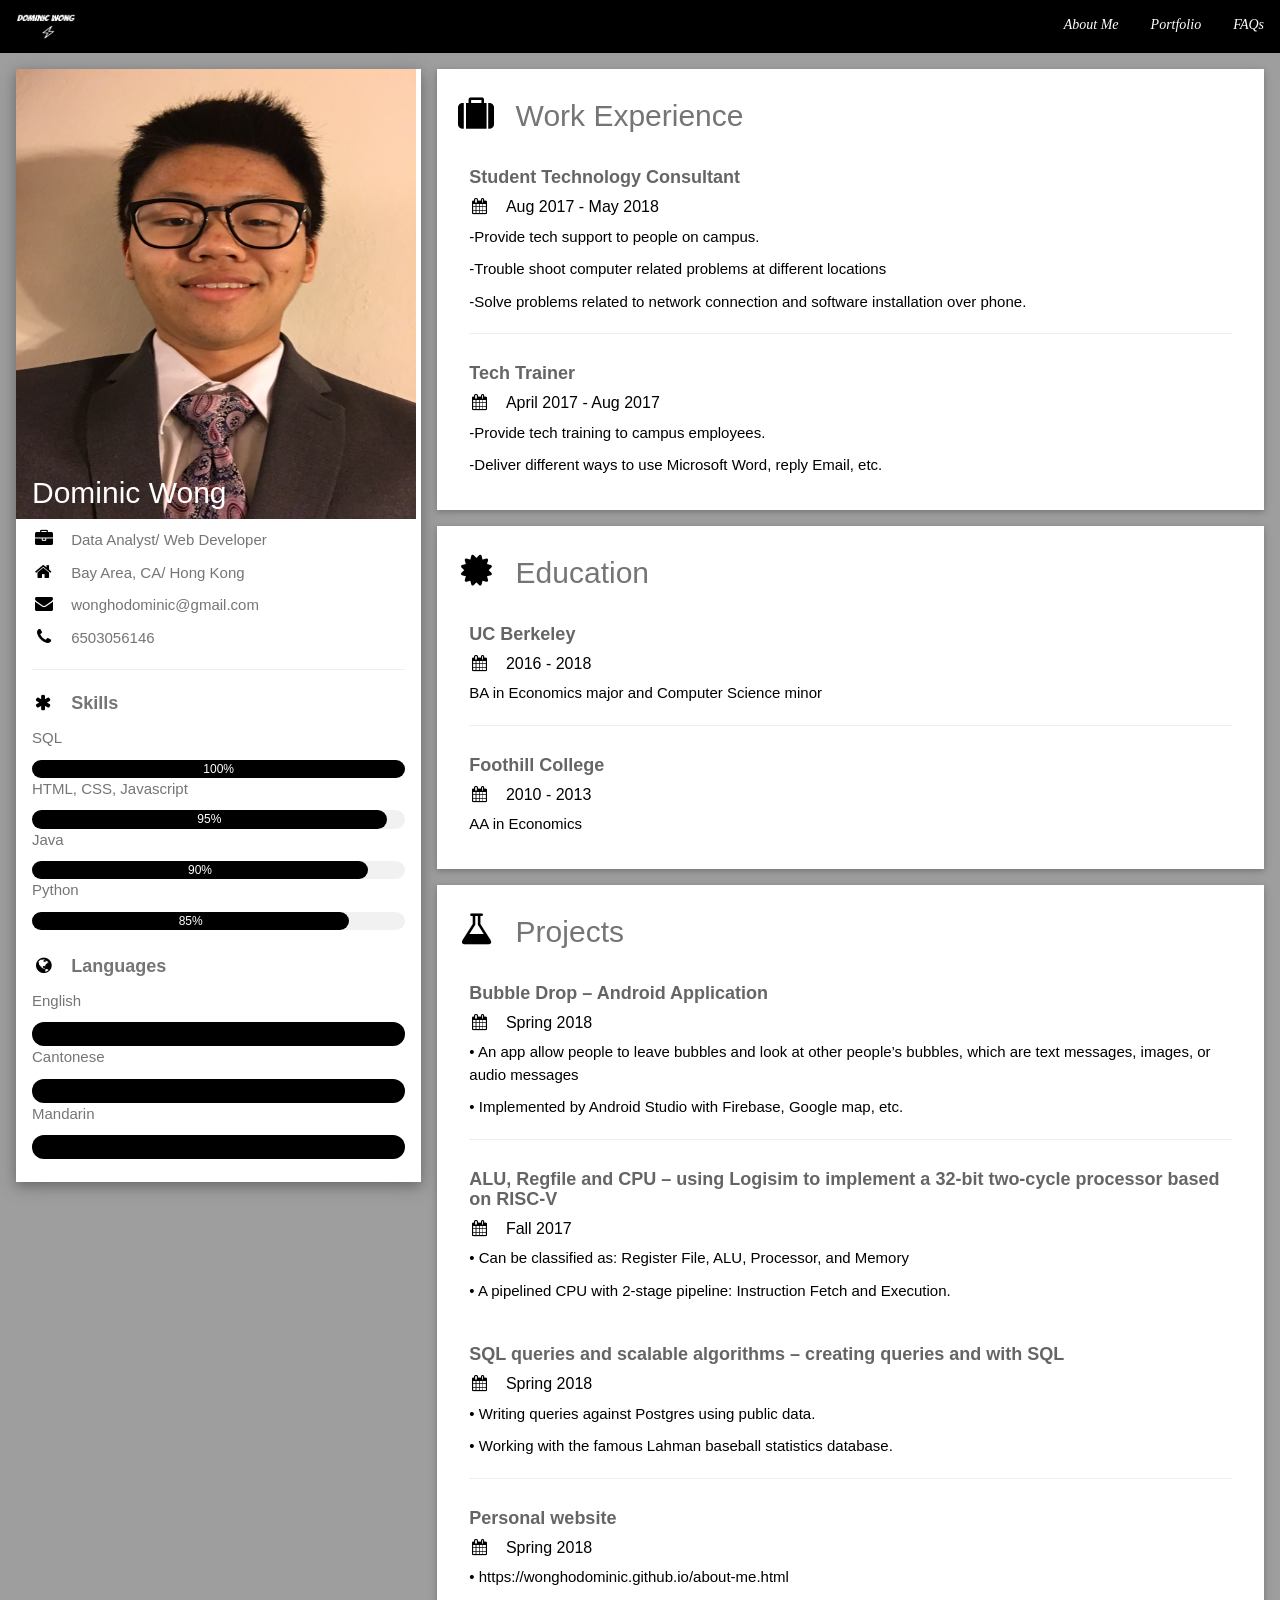
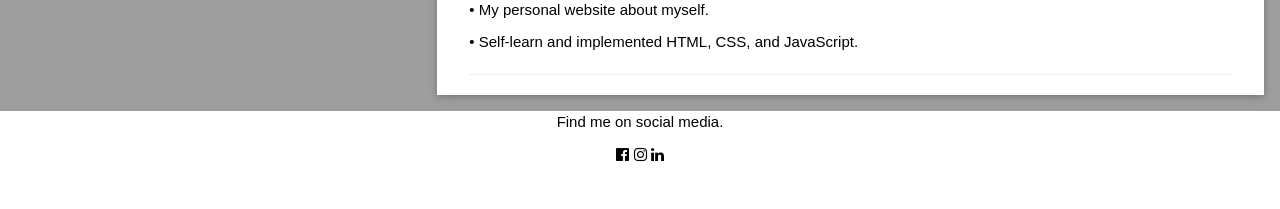
<file: wonghodominic.github.io/porfolio.html>
<!DOCTYPE html>
<html>

<!-- <link rel="stylesheet" href="https://cdnjs.cloudflare.com/ajax/libs/font-awesome/4.7.0/css/font-awesome.min.css">
-->
<link rel="stylesheet" href="https://maxcdn.bootstrapcdn.com/bootstrap/3.3.7/css/bootstrap.min.css">
<link rel="stylesheet" href="style.css">

<meta name="viewport" content="width=device-width, initial-scale=1.0">





<!-- add -->
<meta charset="UTF-8">
<meta name="viewport" content="width=device-width, initial-scale=1">
<link rel="stylesheet" href="https://www.w3schools.com/w3css/4/w3.css">
<link rel='stylesheet' href='https://fonts.googleapis.com/css?family=Roboto'>
<link rel="stylesheet" href="https://cdnjs.cloudflare.com/ajax/libs/font-awesome/4.7.0/css/font-awesome.min.css">



<head>
	<title>portfolio</title>
	<style>
	ul {
		list-style-type: none;
		margin: 0;
		padding: 0;
		overflow: hidden;
		background-color: black;
	}

	li {
		float: right;
	}
	li a {
		display: block;
		color: white;
		text-align: center;
		padding: 14px 16px;
		text-decoration: none;
		font-size: 14px;
		font-style:italic;
		font-family: cursive;
	}

	
	.card {
		box-shadow: 0 4px 8px 0 rgba(0, 0, 0, 0.2);
		max-width: 300px;
		margin: auto;
		text-align: center;
		font-family: arial;
	}

	.title {
		color: grey;
		font-size: 18px;
	}

	button {
		border: none;
		outline: 0;
		display: inline-block;
		padding: 8px;
		color: white;
		background-color: #000;
		text-align: center;
		cursor: pointer;
		width: 100%;
		font-size: 18px;
	}

	a {
		text-decoration: none;
/*		font-size: 22px;
*/		color: black;
}

button:hover, a:hover {
	opacity: 0.7;
}	







</style>
<ul>
	<li><a href="faqs.html">FAQs</a></li>
	<li><a href="portfolio.html">Portfolio</a></li>
	<li><a href="https://wonghodominic.github.io/about-me.html">About Me</a></li>

	<!-- <li><a href="portfolio.html">Portfolio</a></li>
		<li><a href="timeline.html">Timeline</a></li> -->

		<li style="float:left"><a class="active"><img src="logos.png" alt="logo" style="width:60px;height:25px;">
		</a></li></ul>
	</head>
	<!-- <body>  -->
		<!-- style="background-color: #81D8D0" -->
	<!-- <p>&nbsp;</p>

	<center><div><a href="https://www.facebook.com/wonghodominic">
		<img src="https://image.flaticon.com/icons/svg/37/37409.svg" alt="facebook" style="width:42px;height:42px;border:0;">
	</a></div></center>
	<p>&nbsp;</p>

	<center><div><a href="https://www.instagram.com/dominicwonggg/?hl=en">
		<img src="https://image.flaticon.com/icons/svg/61/61164.svg" alt="instagram" style="width:42px;height:42px;border:0;">
	</a></div></center>
	<p>&nbsp;</p>

	<center><div><a href="https://www.linkedin.com/in/ho-dominic-wong-795bb6116">
		<img src="https://image.flaticon.com/icons/svg/61/61109.svg" alt="linkedin" style="width:42px;height:42px;border:0;">
	</a></div></center>
	<p>&nbsp;</p>

	<center><h3><b>Email 1: wonghodominic@gmail.com</b></h3></center>
	<center><h3><b>Email 2: wonghodominic@berkeley.edu</b></h3></center> -->
	<!-- <h2 style="text-align:center">Open to any job opportunity</h2>

	<div class="card">
		<img src="dp.jpg" alt="John" style="width:300px;height:400px" onmouseover="this.src='chill.jpg'" onmouseout="this.src='dp.jpg'">
		<h1>Dominic Wong</h1>
		<p class="title">Economics major and Coumputer Science minor</p>
		<p>University of California, Berkeley</p>
		<div style="margin: 24px 0;">
			<a href="https://www.instagram.com/dominicwonggg/?hl=en"><i class="fa fa-instagram"></i></a>  
			<a href="https://www.linkedin.com/in/ho-dominic-wong-795bb6116/"><i class="fa fa-linkedin"></i></a>  
			<a href="https://www.facebook.com/wonghodominic"><i class="fa fa-facebook"></i></a> 
		</div>
		<p><button>wonghodominic@gmail.com</button></p>
	</div> -->


	<body class="w3-gray">

		<!-- Page Container -->
		<div class="w3-content w3-margin-top" style="max-width:1400px;">

			<!-- The Grid -->
			<div class="w3-row-padding">

				<!-- Left Column -->
				<div class="w3-third">

					<div class="w3-white w3-text-grey w3-card-4">
						<div class="w3-display-container">
							<img src="dp.jpg" style="width:400px;height:450px" alt="Avatar" onmouseover="this.src='chill.jpg'" onmouseout="this.src='dp.jpg'"> 
							<div class="w3-display-bottomleft w3-container w3-text-black">
								<h2><font color="white">Dominic Wong</font></h2>
							</div>
						</div>
						<div class="w3-container">
							<p></p>
							<p><i class="fa fa-briefcase fa-fw w3-margin-right w3-large w3-text-black"></i>Data Analyst/ Web Developer</p>
							<p><i class="fa fa-home fa-fw w3-margin-right w3-large w3-text-black"></i>Bay Area, CA/ Hong Kong</p>
							<p><i class="fa fa-envelope fa-fw w3-margin-right w3-large w3-text-black"></i>wonghodominic@gmail.com</p>
							<p><i class="fa fa-phone fa-fw w3-margin-right w3-large w3-text-black"></i>6503056146</p>
							<hr>

							<p class="w3-large"><b><i class="fa fa-asterisk fa-fw w3-margin-right w3-text-black"></i>Skills</b></p>
							<p>SQL</p>
							<div class="w3-light-grey w3-round-xlarge w3-small">
								<div class="w3-container w3-center w3-round-xlarge w3-black" style="width:100%">100%</div>
							</div>
							<p>HTML, CSS, Javascript</p>
							<div class="w3-light-grey w3-round-xlarge w3-small">
								<div class="w3-container w3-center w3-round-xlarge w3-black" style="width:95%">
									<div class="w3-center w3-text-white">95%</div>
								</div>
							</div>
							<p>Java</p>
							<div class="w3-light-grey w3-round-xlarge w3-small">
								<div class="w3-container w3-center w3-round-xlarge w3-black" style="width:90%">90%</div>
							</div>
							<p>Python</p>
							<div class="w3-light-grey w3-round-xlarge w3-small">
								<div class="w3-container w3-center w3-round-xlarge w3-black" style="width:85%">85%</div>
							</div>
							<br>

							<p class="w3-large w3-text-theme"><b><i class="fa fa-globe fa-fw w3-margin-right w3-text-black"></i>Languages</b></p>
							<p>English</p>
							<div class="w3-light-grey w3-round-xlarge">
								<div class="w3-round-xlarge w3-black" style="height:24px;width:100%"></div>
							</div>
							<p>Cantonese</p>
							<div class="w3-light-grey w3-round-xlarge">
								<div class="w3-round-xlarge w3-black" style="height:24px;width:100%"></div>
							</div>
							<p>Mandarin</p>
							<div class="w3-light-grey w3-round-xlarge">
								<div class="w3-round-xlarge w3-black" style="height:24px;width:100%"></div>
							</div>
							<br>
						</div>
					</div><br>

					<!-- End Left Column -->
				</div>

				<!-- Right Column -->
				<div class="w3-twothird">
					<div class="w3-container w3-card w3-white w3-margin-bottom">
						<h2 class="w3-text-grey w3-padding-16"><i class="fa fa-suitcase fa-fw w3-margin-right w3-xxlarge w3-text-black"></i>Work Experience</h2>
						<div class="w3-container">
							<h5 class="w3-opacity"><b>Student Technology Consultant</b></h5>
							<h6 class="w3-text-black"><i class="fa fa-calendar fa-fw w3-margin-right"></i>Aug 2017 - May 2018</span></h6>
							<p>-Provide tech support to people on campus.</p>
							<p>-Trouble shoot computer related problems at different locations</p>
							<p>-Solve problems related to network connection and software installation over phone.</p>
							<hr>
						</div>

						<div class="w3-container">
							<h5 class="w3-opacity"><b>Tech Trainer</b></h5>
							<h6 class="w3-text-black"><i class="fa fa-calendar fa-fw w3-margin-right"></i>April 2017 - Aug 2017</h6>
							<p>-Provide tech training to campus employees.</p>
							<p>-Deliver different ways to use Microsoft Word, reply Email, etc.</p><br>
						</div>
					</div>






					<div class="w3-container w3-card w3-white w3-margin-bottom">
						<h2 class="w3-text-grey w3-padding-16"><i class="fa fa-certificate fa-fw w3-margin-right w3-xxlarge w3-text-black"></i>Education</h2>

						<div class="w3-container">
							<h5 class="w3-opacity"><b>UC Berkeley</b></h5>
							<h6 class="w3-text-black"><i class="fa fa-calendar fa-fw w3-margin-right"></i>2016 - 2018</h6>
							<p>BA in Economics major and Computer Science minor</p>
							<hr>
						</div>
						<div class="w3-container">
							<h5 class="w3-opacity"><b>Foothill College</b></h5>
							<h6 class="w3-text-black"><i class="fa fa-calendar fa-fw w3-margin-right"></i>2010 - 2013</h6>
							<p>AA in Economics</p><br>
						</div>
					</div>




					<div class="w3-container w3-card w3-white">
						<h2 class="w3-text-grey w3-padding-16"><i class="fa fa-flask fa-fw w3-margin-right w3-xxlarge w3-text-black"></i>Projects</h2>

						<div class="w3-container">
							<h5 class="w3-opacity"><b>Bubble Drop – Android Application</b></h5>
							<h6 class="w3-text-black"><i class="fa fa-calendar fa-fw w3-margin-right"></i>Spring 2018</h6>
							<p>• An app allow people to leave bubbles and look at other people’s bubbles, which are text messages, images, or audio messages</p>
							<p>• Implemented by Android Studio with Firebase, Google map, etc.</p>
							<hr>
						</div>

						<div class="w3-container">
							<h5 class="w3-opacity"><b>ALU, Regfile and CPU – using Logisim to implement a 32-bit two-cycle processor based on RISC-V</b></h5>
							<h6 class="w3-text-black"><i class="fa fa-calendar fa-fw w3-margin-right"></i>Fall 2017</h6>
							<p>• Can be classified as: Register File, ALU, Processor, and Memory
							</p>
							<p>• A pipelined CPU with 2-stage pipeline: Instruction Fetch and Execution.
							</p><br>
						</div>


						<div class="w3-container">
							<h5 class="w3-opacity"><b>SQL queries and scalable algorithms – creating queries and with SQL</b></h5>
							<h6 class="w3-text-black"><i class="fa fa-calendar fa-fw w3-margin-right"></i>Spring 2018</h6>
							<p>• Writing queries against Postgres using public data.
							</p>
							<p>• Working with the famous Lahman baseball statistics database.</p>
							<hr>
						</div>


						<div class="w3-container">
							<h5 class="w3-opacity"><b>Personal website</b></h5>
							<h6 class="w3-text-black"><i class="fa fa-calendar fa-fw w3-margin-right"></i>Spring 2018</h6>
							<p>• https://wonghodominic.github.io/about-me.html</p>
							<p>• My personal website about myself.</p>
							<p>• Self-learn and implemented HTML, CSS, and JavaScript.</p>

							<hr>
						</div>

					</div>

					<!-- End Right Column -->
				</div>

				<!-- End Grid -->
			</div>

			<!-- End Page Container -->
		</div>

		<footer class="w3-container w3-white w3-center w3-margin-top">
			<p>Find me on social media.</p>
			<a href="https://www.facebook.com/wonghodominic"><i class="fa fa-facebook-official w3-hover-opacity"></i></a>
			<a href="https://www.instagram.com/dominicwonggg/?hl=en"><i class="fa fa-instagram w3-hover-opacity"></i></a>
			<a href="https://www.linkedin.com/in/ho-dominic-wong-795bb6116"><i class="fa fa-linkedin w3-hover-opacity"></i></a>
			<p><p>&nbsp;</p>
		</footer>


	</body>
	</html>
</file>
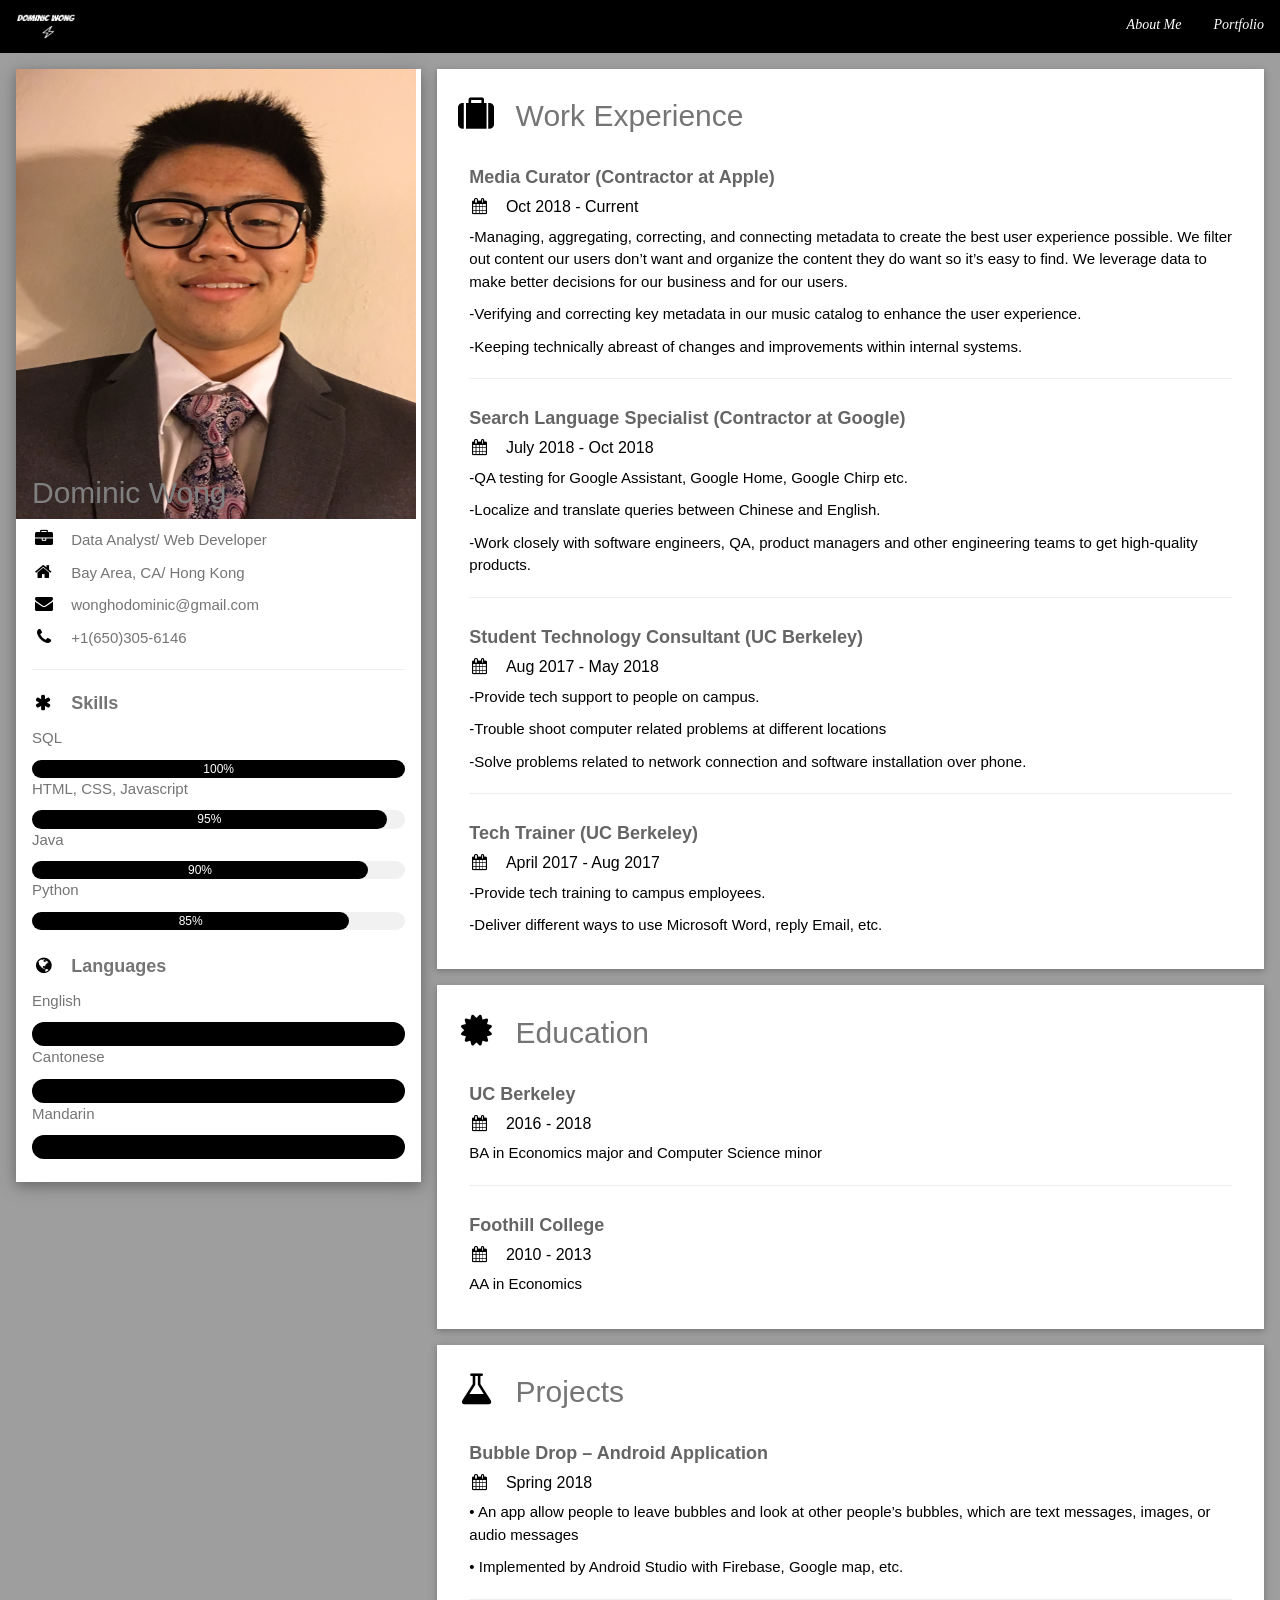
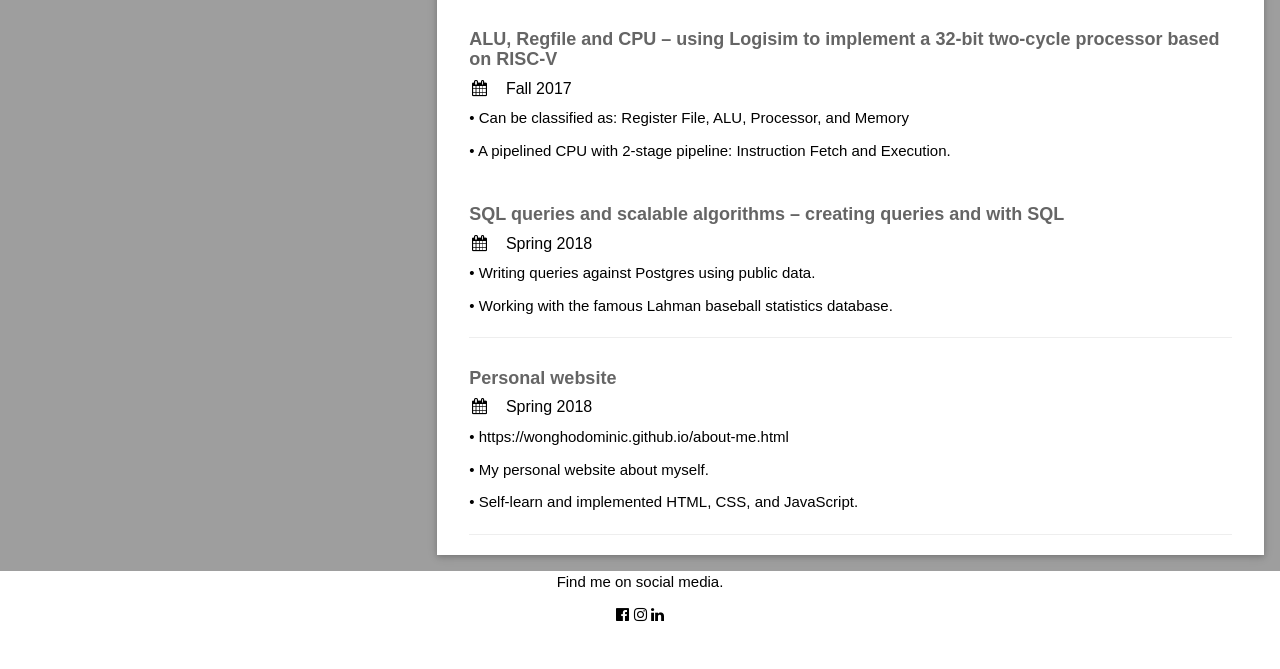
<file: wonghodominic.github.io/portfolio.html>
<!DOCTYPE html>
<html>

<!-- <link rel="stylesheet" href="https://cdnjs.cloudflare.com/ajax/libs/font-awesome/4.7.0/css/font-awesome.min.css">
-->
<link rel="stylesheet" href="https://maxcdn.bootstrapcdn.com/bootstrap/3.3.7/css/bootstrap.min.css">
<link rel="stylesheet" href="style.css">

<meta name="viewport" content="width=device-width, initial-scale=1.0">





<!-- add -->
<meta charset="UTF-8">
<meta name="viewport" content="width=device-width, initial-scale=1">
<link rel="stylesheet" href="https://www.w3schools.com/w3css/4/w3.css">
<link rel='stylesheet' href='https://fonts.googleapis.com/css?family=Roboto'>
<link rel="stylesheet" href="https://cdnjs.cloudflare.com/ajax/libs/font-awesome/4.7.0/css/font-awesome.min.css">



<head>
	<title>portfolio</title>
	<style>
	ul {
		list-style-type: none;
		margin: 0;
		padding: 0;
		overflow: hidden;
		background-color: black;
	}

	li {
		float: right;
	}
	li a {
		display: block;
		color: white;
		text-align: center;
		padding: 14px 16px;
		text-decoration: none;
		font-size: 14px;
		font-style:italic;
		font-family: cursive;
	}

	
	.card {
		box-shadow: 0 4px 8px 0 rgba(0, 0, 0, 0.2);
		max-width: 300px;
		margin: auto;
		text-align: center;
		font-family: arial;
	}

	.title {
		color: grey;
		font-size: 18px;
	}

	button {
		border: none;
		outline: 0;
		display: inline-block;
		padding: 8px;
		color: white;
		background-color: #000;
		text-align: center;
		cursor: pointer;
		width: 100%;
		font-size: 18px;
	}

	a {
		text-decoration: none;
/*		font-size: 22px;
*/		color: black;
}

button:hover, a:hover {
	opacity: 0.7;
}	







</style>
<ul>
<!-- 	<li><a href="faqs.html">FAQs</a></li>
-->	<li><a href="portfolio.html">Portfolio</a></li>
<li><a href="https://wonghodominic.github.io/about-me.html">About Me</a></li>

	<!-- <li><a href="portfolio.html">Portfolio</a></li>
		<li><a href="timeline.html">Timeline</a></li> -->

		<li style="float:left"><a class="active"><img src="logos.png" alt="logo" style="width:60px;height:25px;">
		</a></li></ul>
	</head>
	<!-- <body>  -->
		<!-- style="background-color: #81D8D0" -->
	<!-- <p>&nbsp;</p>

	<center><div><a href="https://www.facebook.com/wonghodominic">
		<img src="https://image.flaticon.com/icons/svg/37/37409.svg" alt="facebook" style="width:42px;height:42px;border:0;">
	</a></div></center>
	<p>&nbsp;</p>

	<center><div><a href="https://www.instagram.com/dominicwonggg/?hl=en">
		<img src="https://image.flaticon.com/icons/svg/61/61164.svg" alt="instagram" style="width:42px;height:42px;border:0;">
	</a></div></center>
	<p>&nbsp;</p>

	<center><div><a href="https://www.linkedin.com/in/ho-dominic-wong-795bb6116">
		<img src="https://image.flaticon.com/icons/svg/61/61109.svg" alt="linkedin" style="width:42px;height:42px;border:0;">
	</a></div></center>
	<p>&nbsp;</p>

	<center><h3><b>Email 1: wonghodominic@gmail.com</b></h3></center>
	<center><h3><b>Email 2: wonghodominic@berkeley.edu</b></h3></center> -->
	<!-- <h2 style="text-align:center">Open to any job opportunity</h2>

	<div class="card">
		<img src="dp.jpg" alt="John" style="width:300px;height:400px" onmouseover="this.src='chill.jpg'" onmouseout="this.src='dp.jpg'">
		<h1>Dominic Wong</h1>
		<p class="title">Economics major and Coumputer Science minor</p>
		<p>University of California, Berkeley</p>
		<div style="margin: 24px 0;">
			<a href="https://www.instagram.com/dominicwonggg/?hl=en"><i class="fa fa-instagram"></i></a>  
			<a href="https://www.linkedin.com/in/ho-dominic-wong-795bb6116/"><i class="fa fa-linkedin"></i></a>  
			<a href="https://www.facebook.com/wonghodominic"><i class="fa fa-facebook"></i></a> 
		</div>
		<p><button>wonghodominic@gmail.com</button></p>
	</div> -->


	<body class="w3-gray">

		<!-- Page Container -->
		<div class="w3-content w3-margin-top" style="max-width:1400px;">

			<!-- The Grid -->
			<div class="w3-row-padding">

				<!-- Left Column -->
				<div class="w3-third">

					<div class="w3-white w3-text-grey w3-card-4">
						<div class="w3-display-container">
							<img src="dp.jpg" style="width:400px;height:450px" alt="Avatar" onmouseover="this.src='ironman.png'" onmouseout="this.src='dp.jpg'"> 
							<div class="w3-display-bottomleft w3-container w3-text-black">
								<h2><font color="grey">Dominic Wong</font></h2>
							</div>
						</div>
						<div class="w3-container">
							<p></p>
							<p><i class="fa fa-briefcase fa-fw w3-margin-right w3-large w3-text-black"></i>Data Analyst/ Web Developer</p>
							<p><i class="fa fa-home fa-fw w3-margin-right w3-large w3-text-black"></i>Bay Area, CA/ Hong Kong</p>
							<p><i class="fa fa-envelope fa-fw w3-margin-right w3-large w3-text-black"></i>wonghodominic@gmail.com</p>
							<p><i class="fa fa-phone fa-fw w3-margin-right w3-large w3-text-black"></i>+1(650)305-6146</p>
							<hr>

							<p class="w3-large"><b><i class="fa fa-asterisk fa-fw w3-margin-right w3-text-black"></i>Skills</b></p>
							<p>SQL</p>
							<div class="w3-light-grey w3-round-xlarge w3-small">
								<div class="w3-container w3-center w3-round-xlarge w3-black" style="width:100%">100%</div>
							</div>
							<p>HTML, CSS, Javascript</p>
							<div class="w3-light-grey w3-round-xlarge w3-small">
								<div class="w3-container w3-center w3-round-xlarge w3-black" style="width:95%">
									<div class="w3-center w3-text-white">95%</div>
								</div>
							</div>
							<p>Java</p>
							<div class="w3-light-grey w3-round-xlarge w3-small">
								<div class="w3-container w3-center w3-round-xlarge w3-black" style="width:90%">90%</div>
							</div>
							<p>Python</p>
							<div class="w3-light-grey w3-round-xlarge w3-small">
								<div class="w3-container w3-center w3-round-xlarge w3-black" style="width:85%">85%</div>
							</div>
							<br>

							<p class="w3-large w3-text-theme"><b><i class="fa fa-globe fa-fw w3-margin-right w3-text-black"></i>Languages</b></p>
							<p>English</p>
							<div class="w3-light-grey w3-round-xlarge">
								<div class="w3-round-xlarge w3-black" style="height:24px;width:100%"></div>
							</div>
							<p>Cantonese</p>
							<div class="w3-light-grey w3-round-xlarge">
								<div class="w3-round-xlarge w3-black" style="height:24px;width:100%"></div>
							</div>
							<p>Mandarin</p>
							<div class="w3-light-grey w3-round-xlarge">
								<div class="w3-round-xlarge w3-black" style="height:24px;width:100%"></div>
							</div>
							<br>
						</div>
					</div><br>

					<!-- End Left Column -->
				</div>

				<!-- Right Column -->
				<div class="w3-twothird">
					<div class="w3-container w3-card w3-white w3-margin-bottom">
						<h2 class="w3-text-grey w3-padding-16"><i class="fa fa-suitcase fa-fw w3-margin-right w3-xxlarge w3-text-black"></i>Work Experience</h2>
						<div class="w3-container">
							<h5 class="w3-opacity"><b>Media Curator (Contractor at Apple)</b></h5>
							<h6 class="w3-text-black"><i class="fa fa-calendar fa-fw w3-margin-right"></i>Oct 2018 - Current</span></h6>
							<p>-Managing, aggregating, correcting, and connecting metadata to create the best user experience possible. We filter out content our users don’t want and organize the content they do want so it’s easy to find. We leverage data to make better decisions for our business and for our users.</p>
							<p>-Verifying and correcting key metadata in our music catalog to enhance the user experience.</p>
							<p>-Keeping technically abreast of changes and improvements within internal systems.</p>
							<hr>
						</div>

						<div class="w3-container">
							<h5 class="w3-opacity"><b>Search Language Specialist (Contractor at Google)</b></h5>
							<h6 class="w3-text-black"><i class="fa fa-calendar fa-fw w3-margin-right"></i>July 2018 - Oct 2018</span></h6>
							<p>-QA testing for Google Assistant, Google Home, Google Chirp etc.</p>
							<p>-Localize and translate queries between Chinese and English.</p>
							<p>-Work closely with software engineers, QA, product managers and other engineering teams to get high-quality products.</p>
							<hr>
						</div>

						<div class="w3-container">
							<h5 class="w3-opacity"><b>Student Technology Consultant (UC Berkeley)</b></h5>
							<h6 class="w3-text-black"><i class="fa fa-calendar fa-fw w3-margin-right"></i>Aug 2017 - May 2018</span></h6>
							<p>-Provide tech support to people on campus.</p>
							<p>-Trouble shoot computer related problems at different locations</p>
							<p>-Solve problems related to network connection and software installation over phone.</p>
							<hr>
						</div>

						<div class="w3-container">
							<h5 class="w3-opacity"><b>Tech Trainer (UC Berkeley)</b></h5>
							<h6 class="w3-text-black"><i class="fa fa-calendar fa-fw w3-margin-right"></i>April 2017 - Aug 2017</h6>
							<p>-Provide tech training to campus employees.</p>
							<p>-Deliver different ways to use Microsoft Word, reply Email, etc.</p><br>
						</div>
					</div>






					<div class="w3-container w3-card w3-white w3-margin-bottom">
						<h2 class="w3-text-grey w3-padding-16"><i class="fa fa-certificate fa-fw w3-margin-right w3-xxlarge w3-text-black"></i>Education</h2>

						<div class="w3-container">
							<h5 class="w3-opacity"><b>UC Berkeley</b></h5>
							<h6 class="w3-text-black"><i class="fa fa-calendar fa-fw w3-margin-right"></i>2016 - 2018</h6>
							<p>BA in Economics major and Computer Science minor</p>
							<hr>
						</div>
						<div class="w3-container">
							<h5 class="w3-opacity"><b>Foothill College</b></h5>
							<h6 class="w3-text-black"><i class="fa fa-calendar fa-fw w3-margin-right"></i>2010 - 2013</h6>
							<p>AA in Economics</p><br>
						</div>
					</div>




					<div class="w3-container w3-card w3-white">
						<h2 class="w3-text-grey w3-padding-16"><i class="fa fa-flask fa-fw w3-margin-right w3-xxlarge w3-text-black"></i>Projects</h2>

						<div class="w3-container">
							<h5 class="w3-opacity"><b>Bubble Drop – Android Application</b></h5>
							<h6 class="w3-text-black"><i class="fa fa-calendar fa-fw w3-margin-right"></i>Spring 2018</h6>
							<p>• An app allow people to leave bubbles and look at other people’s bubbles, which are text messages, images, or audio messages</p>
							<p>• Implemented by Android Studio with Firebase, Google map, etc.</p>
							<hr>
						</div>

						<div class="w3-container">
							<h5 class="w3-opacity"><b>ALU, Regfile and CPU – using Logisim to implement a 32-bit two-cycle processor based on RISC-V</b></h5>
							<h6 class="w3-text-black"><i class="fa fa-calendar fa-fw w3-margin-right"></i>Fall 2017</h6>
							<p>• Can be classified as: Register File, ALU, Processor, and Memory
							</p>
							<p>• A pipelined CPU with 2-stage pipeline: Instruction Fetch and Execution.
							</p><br>
						</div>


						<div class="w3-container">
							<h5 class="w3-opacity"><b>SQL queries and scalable algorithms – creating queries and with SQL</b></h5>
							<h6 class="w3-text-black"><i class="fa fa-calendar fa-fw w3-margin-right"></i>Spring 2018</h6>
							<p>• Writing queries against Postgres using public data.
							</p>
							<p>• Working with the famous Lahman baseball statistics database.</p>
							<hr>
						</div>


						<div class="w3-container">
							<h5 class="w3-opacity"><b>Personal website</b></h5>
							<h6 class="w3-text-black"><i class="fa fa-calendar fa-fw w3-margin-right"></i>Spring 2018</h6>
							<p>• https://wonghodominic.github.io/about-me.html</p>
							<p>• My personal website about myself.</p>
							<p>• Self-learn and implemented HTML, CSS, and JavaScript.</p>

							<hr>
						</div>

					</div>

					<!-- End Right Column -->
				</div>

				<!-- End Grid -->
			</div>

			<!-- End Page Container -->
		</div>

		<footer class="w3-container w3-white w3-center w3-margin-top">
			<p>Find me on social media.</p>
			<a href="https://www.facebook.com/wonghodominic"><i class="fa fa-facebook-official w3-hover-opacity"></i></a>
			<a href="https://www.instagram.com/dominicwonggg/?hl=en"><i class="fa fa-instagram w3-hover-opacity"></i></a>
			<a href="https://www.linkedin.com/in/ho-dominic-wong-795bb6116"><i class="fa fa-linkedin w3-hover-opacity"></i></a>
			<p><p>&nbsp;</p>
		</footer>


	</body>
	</html>
</file>
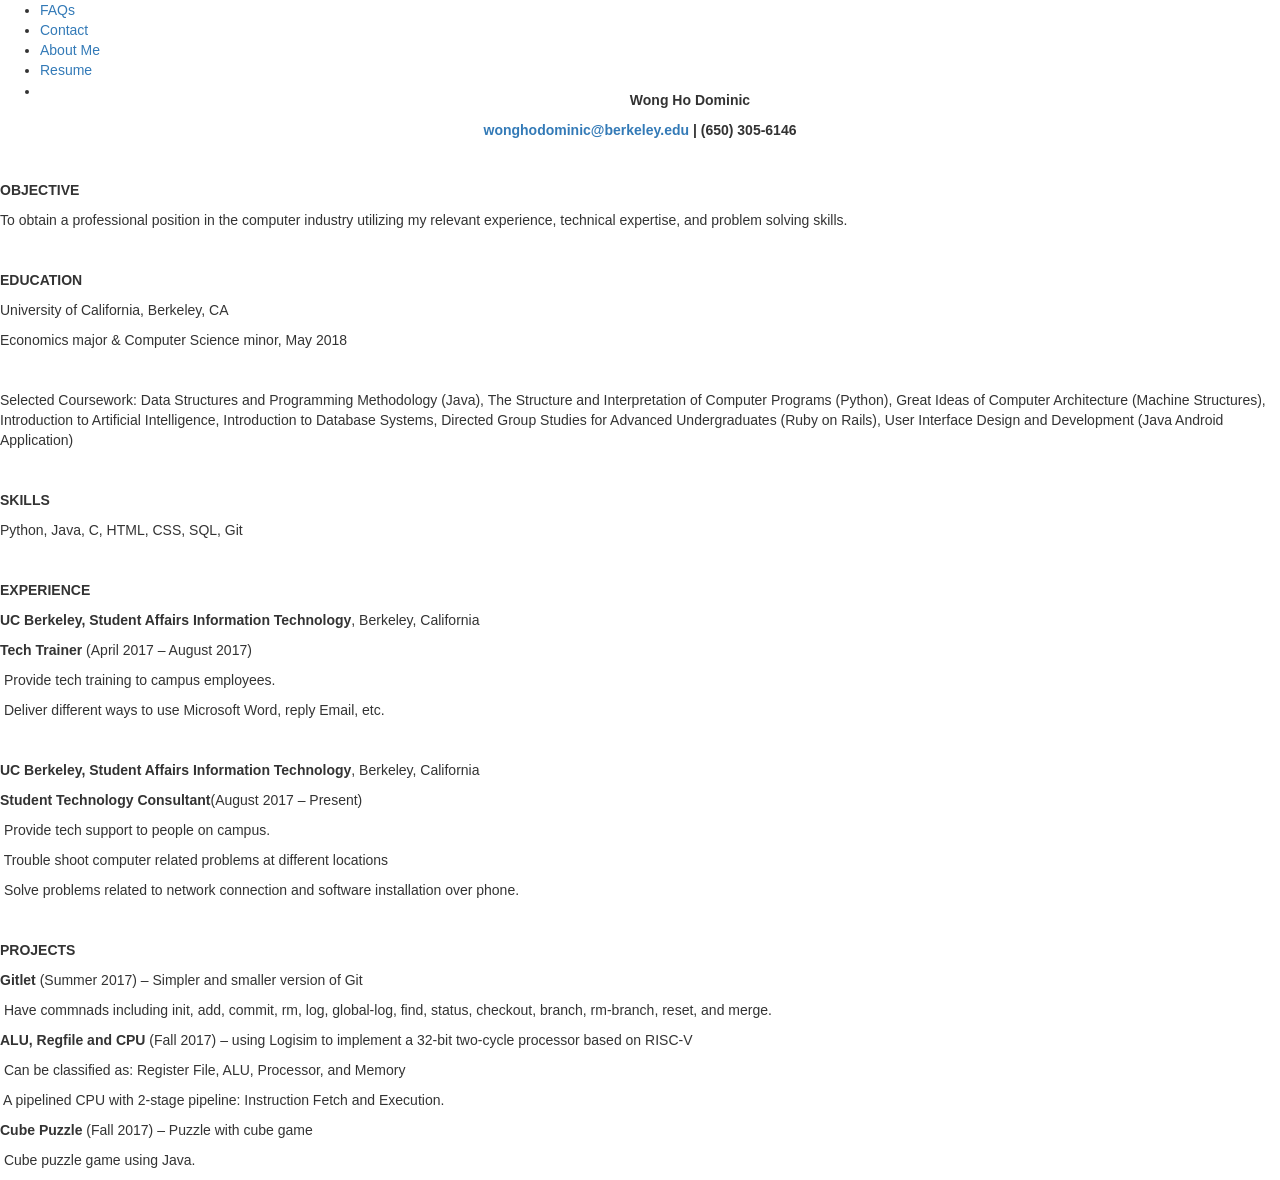
<file: wonghodominic.github.io/resume.html>
<!DOCTYPE html>
<html>
<meta name="viewport" content="width=device-width, initial-scale=1.0">

<link rel="stylesheet" href="https://maxcdn.bootstrapcdn.com/bootstrap/3.3.7/css/bootstrap.min.css">
<link rel="stylesheet" href="style.css">
<head class="bar">
	<title> resume </title>
	<ul>
		<li><a href="faqs.html">FAQs</a></li>
		<li><a href="https://wonghodominic.github.io/contact.html">Contact</a></li>
		<li><a href="https://wonghodominic.github.io/about-me.html">About Me</a></li>
		<li><a href="https://wonghodominic.github.io/resume.html">Resume</a></li>
		<li style="float:left"><a class="active"><img src="logos.png" alt="logo" style="width:60px;height:25px;">
		</a>
	</li>
</ul>		
</head>
<body>

	<p style="text-align: center;"><strong>Wong Ho Dominic</strong></p>
	<p style="text-align: center;"><a href="mailto:wonghodominic@berkeley.edu"><strong>wonghodominic@berkeley.edu</strong></a><strong> | (650) 305-6146</strong></p>
	<p><strong>&nbsp;</strong></p>
	<p><strong>OBJECTIVE</strong></p>
	<p>To obtain a professional position in the computer industry utilizing my relevant experience, technical expertise, and problem solving skills.</p>
	<p>&nbsp;</p>
	<p><strong>EDUCATION</strong></p>
	<p>University of California, Berkeley, CA</p>
	<p>Economics major &amp; Computer Science minor, May 2018</p>
	<p>&nbsp;&nbsp;&nbsp;&nbsp;&nbsp;&nbsp;&nbsp;&nbsp;&nbsp;&nbsp;&nbsp; &nbsp;</p>
	<p>Selected Coursework: Data Structures and Programming Methodology (Java), The Structure and Interpretation of Computer Programs (Python), Great Ideas of Computer Architecture (Machine Structures), Introduction to Artificial Intelligence, Introduction to Database Systems, Directed Group Studies for Advanced Undergraduates (Ruby on Rails), User Interface Design and Development (Java Android Application)</p>
	<p>&nbsp;</p>
	<p><strong>SKILLS</strong></p>
	<p>Python, Java, C, HTML, CSS, SQL, Git</p>
	<p>&nbsp;</p>
	<p><strong>EXPERIENCE</strong></p>
	<p><strong>UC Berkeley, Student Affairs Information Technology</strong>, Berkeley, California</p>
	<p><strong>Tech Trainer</strong> (April 2017 &ndash; August 2017)</p>
	<p>&nbsp;Provide tech training to campus employees.</p>
	<p>&nbsp;Deliver different ways to use Microsoft Word, reply Email, etc.<p>

		<p><strong>&nbsp;</strong></p>
		<p><strong>UC Berkeley, Student Affairs Information Technology</strong>, Berkeley, California</p>
		<p><strong>Student Technology Consultant</strong>(August 2017 &ndash; Present)</p>
		<p>&nbsp;Provide tech support to people on campus.</p>
		<p>&nbsp;Trouble shoot computer related problems at different locations</p>
		<p>&nbsp;Solve problems related to network connection and software installation over phone.</p>

		<p>&nbsp;</p>
		<p><strong>PROJECTS</strong></p>
		<p><strong>Gitlet</strong> (Summer 2017) &ndash; Simpler and smaller version of Git</p>
		<p>&nbsp;Have commnads including init, add, commit, rm, log, global-log, find, status, checkout, branch, rm-branch, reset, and merge.</p>

		<p><strong>ALU, Regfile and CPU</strong> (Fall 2017) &ndash; using&nbsp;Logisim&nbsp;to implement a 32-bit two-cycle processor based on RISC-V</p>
		<p>&nbsp;Can be classified as: Register File, ALU, Processor, and Memory</p>
		<p>&nbsp;A pipelined CPU with 2-stage pipeline: Instruction Fetch and Execution.</p>
		<p><strong>Cube Puzzle </strong>(Fall 2017) &ndash; Puzzle with cube game</p>
		<p>&nbsp;Cube puzzle game using Java.</p>
		
	</body>
</file>
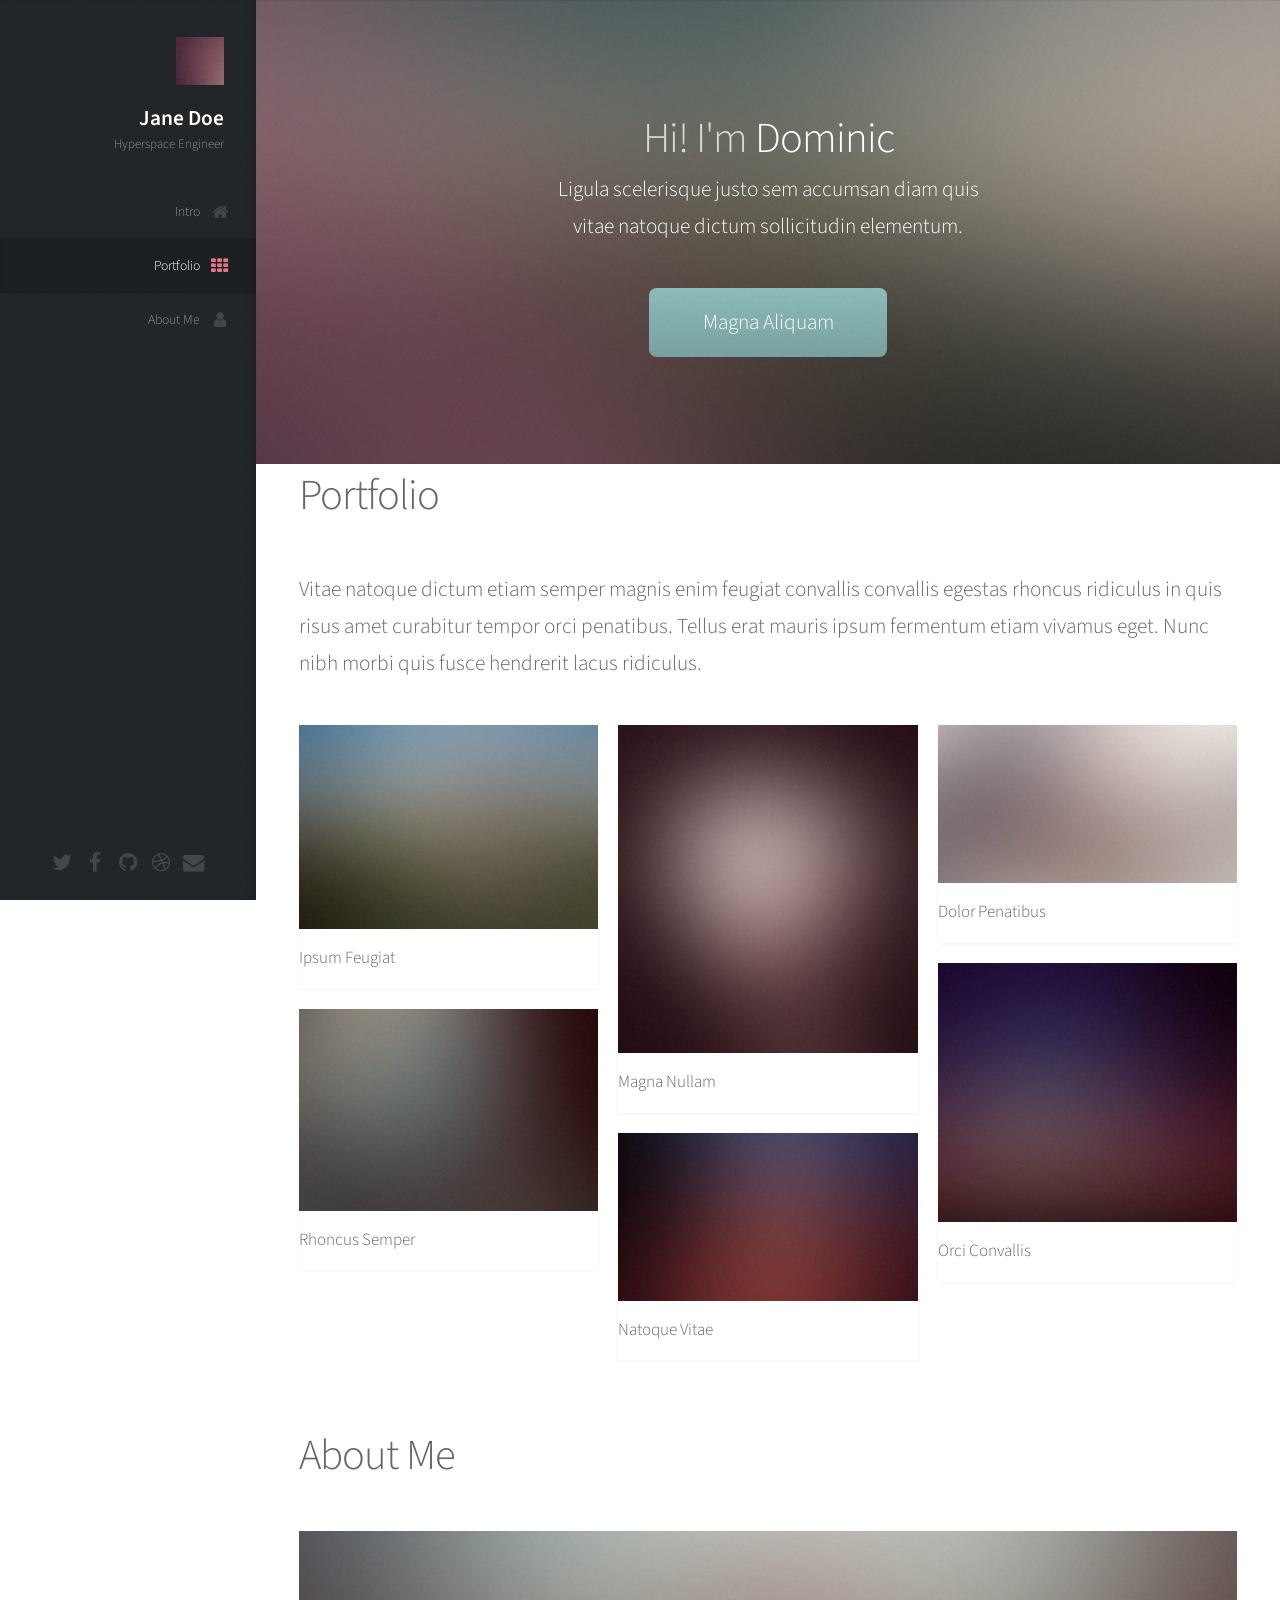
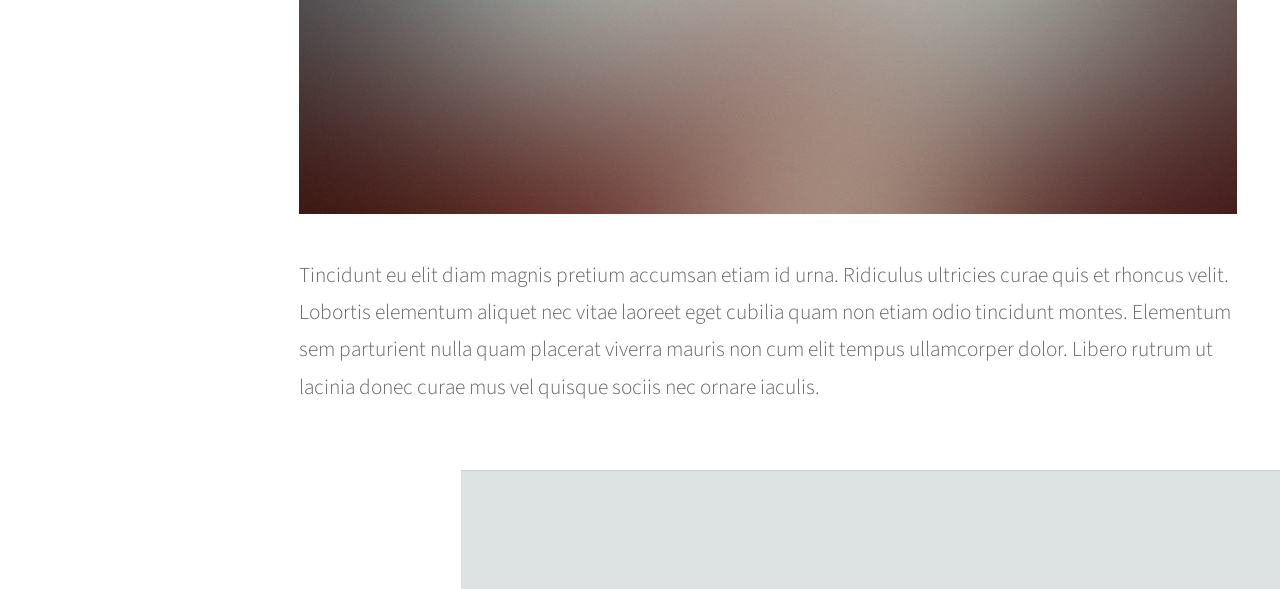
<file: wonghodominic.github.io/now/new.html>
<!DOCTYPE HTML>
<!--
	Prologue by HTML5 UP
	html5up.net | @ajlkn
	Free for personal and commercial use under the CCA 3.0 license (html5up.net/license)
-->
<html>
	<head>
		<title>Prologue by HTML5 UP</title>
		<meta charset="utf-8" />
		<meta name="viewport" content="width=device-width, initial-scale=1, user-scalable=no" />
		<link rel="stylesheet" href="assets/css/main.css" />
	</head>
	<body class="is-preload">

		<!-- Header -->
			<div id="header">

				<div class="top">

					<!-- Logo -->
						<div id="logo">
							<span class="image avatar48"><img src="images/avatar.jpg" alt="" /></span>
							<h1 id="title">Jane Doe</h1>
							<p>Hyperspace Engineer</p>
						</div>

					<!-- Nav -->
						<nav id="nav">
							<ul>
								<li><a href="#top" id="top-link"><span class="icon fa-home">Intro</span></a></li>
								<li><a href="#portfolio" id="portfolio-link"><span class="icon fa-th">Portfolio</span></a></li>
								<li><a href="#about" id="about-link"><span class="icon fa-user">About Me</span></a></li>
<!-- 								<li><a href="#contact" id="contact-link"><span class="icon fa-envelope">Contact</span></a></li>
 -->							</ul>
						</nav>

				</div>

				<div class="bottom">

					<!-- Social Icons -->
						<ul class="icons">
							<li><a href="#" class="icon fa-twitter"><span class="label">Twitter</span></a></li>
							<li><a href="#" class="icon fa-facebook"><span class="label">Facebook</span></a></li>
							<li><a href="#" class="icon fa-github"><span class="label">Github</span></a></li>
							<li><a href="#" class="icon fa-dribbble"><span class="label">Dribbble</span></a></li>
							<li><a href="#" class="icon fa-envelope"><span class="label">Email</span></a></li>
						</ul>

				</div>

			</div>

		<!-- Main -->
			<div id="main">

				<!-- Intro -->
					<section id="top" class="one dark cover">
						<div class="container">

							<header>
								<h2 class="alt">Hi! I'm <strong>Dominic</h2>
								<p>Ligula scelerisque justo sem accumsan diam quis<br />
								vitae natoque dictum sollicitudin elementum.</p>
							</header>

							<footer>
								<a href="#portfolio" class="button scrolly">Magna Aliquam</a>
							</footer>

						</div>
					</section>

				<!-- Portfolio -->
					<section id="portfolio" class="two">
						<div class="container">

							<header>
								<h2>Portfolio</h2>
							</header>

							<p>Vitae natoque dictum etiam semper magnis enim feugiat convallis convallis
							egestas rhoncus ridiculus in quis risus amet curabitur tempor orci penatibus.
							Tellus erat mauris ipsum fermentum etiam vivamus eget. Nunc nibh morbi quis
							fusce hendrerit lacus ridiculus.</p>

							<div class="row">
								<div class="col-4 col-12-mobile">
									<article class="item">
										<a href="#" class="image fit"><img src="images/pic02.jpg" alt="" /></a>
										<header>
											<h3>Ipsum Feugiat</h3>
										</header>
									</article>
									<article class="item">
										<a href="#" class="image fit"><img src="images/pic03.jpg" alt="" /></a>
										<header>
											<h3>Rhoncus Semper</h3>
										</header>
									</article>
								</div>
								<div class="col-4 col-12-mobile">
									<article class="item">
										<a href="#" class="image fit"><img src="images/pic04.jpg" alt="" /></a>
										<header>
											<h3>Magna Nullam</h3>
										</header>
									</article>
									<article class="item">
										<a href="#" class="image fit"><img src="images/pic05.jpg" alt="" /></a>
										<header>
											<h3>Natoque Vitae</h3>
										</header>
									</article>
								</div>
								<div class="col-4 col-12-mobile">
									<article class="item">
										<a href="#" class="image fit"><img src="images/pic06.jpg" alt="" /></a>
										<header>
											<h3>Dolor Penatibus</h3>
										</header>
									</article>
									<article class="item">
										<a href="#" class="image fit"><img src="images/pic07.jpg" alt="" /></a>
										<header>
											<h3>Orci Convallis</h3>
										</header>
									</article>
								</div>
							</div>

						</div>
					</section>

				<!-- About Me -->
					<section id="about" class="three">
						<div class="container">

							<header>
								<h2>About Me</h2>
							</header>

							<a href="#" class="image featured"><img src="images/pic08.jpg" alt="" /></a>

							<p>Tincidunt eu elit diam magnis pretium accumsan etiam id urna. Ridiculus
							ultricies curae quis et rhoncus velit. Lobortis elementum aliquet nec vitae
							laoreet eget cubilia quam non etiam odio tincidunt montes. Elementum sem
							parturient nulla quam placerat viverra mauris non cum elit tempus ullamcorper
							dolor. Libero rutrum ut lacinia donec curae mus vel quisque sociis nec
							ornare iaculis.</p>

						</div>
					</section>

				<!-- Contact -->
					<!-- <section id="contact" class="four">
						<div class="container">

							<header>
								<h2>Contact</h2>
							</header>

							<p>Elementum sem parturient nulla quam placerat viverra
							mauris non cum elit tempus ullamcorper dolor. Libero rutrum ut lacinia
							donec curae mus. Eleifend id porttitor ac ultricies lobortis sem nunc
							orci ridiculus faucibus a consectetur. Porttitor curae mauris urna mi dolor.</p>

							<form method="post" action="mailto:wonghodominic@gmail.com">
								<div class="row">
									<div class="col-6 col-12-mobile"><input type="text" name="name" placeholder="Name" /></div>
									<div class="col-6 col-12-mobile"><input type="text" name="email" placeholder="Email" /></div>
									<div class="col-12">
										<textarea name="message" placeholder="Message"></textarea>
									</div>
									<div class="col-12">
										<input type="submit" value="Send Message" />
									</div>
								</div>
							</form>

						</div>
					</section>

			</div> -->

		<!-- Footer -->
			<div id="footer">

				<!-- Copyright -->
					<!-- <ul class="copyright">
						<li>&copy; Untitled. All rights reserved.</li><li>Design: <a href="http://html5up.net">HTML5 UP</a></li>
					</ul> -->

			</div>

		<!-- Scripts -->
			<script src="assets/js/jquery.min.js"></script>
			<script src="assets/js/jquery.scrolly.min.js"></script>
			<script src="assets/js/jquery.scrollex.min.js"></script>
			<script src="assets/js/browser.min.js"></script>
			<script src="assets/js/breakpoints.min.js"></script>
			<script src="assets/js/util.js"></script>
			<script src="assets/js/main.js"></script>



	</body>
</html>
</file>
<file: wonghodominic.github.io/style.css>
body
{
	margin: 0;
	padding: 0;
	font-family: sans-serif;
}
/*header css*/
#header {
	height: 100vh;
	background: linear-gradient(rgba(0,0,0,0.6), rgba(0,0,0,0.6)), url(img/background.jpg);
	background-position: center;
	background-size: cover;
	background-attachment:fixed;
}

.user-box {
	top:50%;
	left:50%;
	transform: translate(-50%, -50%);
	position: absolute;
}

.user-box img	
{
	border-radius: 50%;
	width: 250px;
	border: 2px solid #6caed5;
}
.user-box h1	
{
	color:#fff;
	font-weight: bold;
	margin: 10px;
}
.user-box p
{
	color: #fff;
}
.scroll-btn
{
	bottom: 30px;
	position: absolute;
	left: 50%;
	transform: translateX(-50%);
	border: 2px solid #fff;
	padding: 10px 10px 20px;
	border-radius: 30px;
}
.scroll-bar span
{
	border: 2px solid #fff;
	font-size: 10px;
	border-radius: 30px;
}
.scroll-bar
{
	animation: mover 1s infinite alternate;
}
@keyframes mover
{
	0%{transform: translateY(0);}
	100%{transform: translateY(10px);}
}

/*about */
.about
{
	padding-top: 100px;
	padding-bottom: -130px;
}
.profile-img
{
	height:400px;
}
.nav-bar
{
	top:0;
	position: sticky;
	z-index: 2;
}
.navbar
{
	background-color: #000
}
.navbar-brand img
{
	height: 50px;
}
.nav-bar .fa-bars	{
	font-size: 35px;
	color: #fff;
}
.navbar-toggler	{
	outline:none !important;
}
.navbar-nav	{
	float: right;
	text-align: right;
}
.nav-link
{
	color:#fff !important;
}
.skills-bar p
{
	margin-bottom: 6px;
	font-weight: 600;
}
.progress
{
	border-radius: 16px !important;
	margin-bottom: 10px;
}
.progress-bar
{
	border-radius: 16px;
	background: #000 !important;
}
/*resume*/
.resume
{
	margin-top: -50px;
	padding-top: 50px;
	padding-bottom: 30px;
	background: #f9f9f9;
}
.resume h3
{
	margin-bottom: 50px;
}
.timeline
{
	list-style-type: none;
	position: relative;
}
.timeline:before
{
	content:'';
	background: #555;
	display: inline-block;
	position: absolute;
	left: 29px;
	width: 2px;
	height: 100%;
	z-index: 1;
}
.timeline li
{
	margin-top: 20px;
	margin-bottom: 20px;
	margin-left: 20px;
	background: #fff;
}
.timeline li h4
{
	background-color: #000;
	padding: 5px 0 5px 20px;
	color: #fff;
	font-size: 15px;
}
.timeline li h4 span	{
	font-weight: bold;
	color: #ccc;
}
.timeline li:before	
{
	content:'';
	background: #fff;
	display: : inline-block;
	position: absolute;
	border-radius: 50%;
	border: 3px solid #000;
	left: 20px;
	width: 20px;
	height: 20px;
	z-index: 1;

}
/*services*/
.services
{
	padding-top: 50px;
	padding-bottom: 50px;
}
.services h1
{
	margin-bottom: 15px;
}
.services-box
{
	background: #f9f9f9;
	padding: 10px;
	margin-top: 20px;
	border-top-right-radius: 50px;
	border-bottom-left-radius: 50px;
}
.services-box .fa
{
	margin: 0 10px;
	font-size: 20px;
}
.services-box span
{
	margin: 3px;
	font-size: 20px;
	font-weight: bold;
}
.services-box p
{
	font-size: 15px;
	margin-top: 20px;
	color: #777;

}
.services-box:hover{
	background: #000;
	color: #fff;
	border-top-right-radius: 0;
	border-bottom-left-radius: 0;
	border-top-left-radius: 50px;
	border-bottom-right-radius: 50px;
	transition: 1s;
}

.services-box:hover p
{
	color: #fff;

}

.contact
{
	padding-top: 50px;
	background: linear-gradient(rgba(0,0,0,0.6), rgba(0,0,0,0.6)), url(img/background2.jpg);
	background-position: center;
	background-size: cover;
	background-attachment:fixed;
	color: #fff;
}
.contact .row
{
	padding: 30px 0;
	font-size: 22px;

}
.contact .col-md-4 .fa
{
	padding: 10px;
	font-size: 40px;

}
.contact .btn
{
	padding: 10px 25px 10px 25px;
	margin: 5px;
	border-radius: 30px;
	border: 2px solid #fff;
	background: transparent;

}
.contact .btn:focus{
	box-shadow: none !important;
}
.contact .btn:hover	{
	border: 2px solid #000 !important;
	background: #000 !important;
	transition: 0.6s;
}
.contact .btn .fa
{
	margin-right: 10px;
}
.footer
{
	background: : #0000;
	height: 50px
	margin-top: 50px;	
	color: #fff;
	padding-top: 10px;
}
.fa-heart-o
{
	color: red;
}
/*social icons*/
.social-icons
{
	top:50%;
	transform: translateY(-50%);
	position: sticky;
	z-index: 1;
	width: 80px;
}
.social-icons ul
{
	padding: initial;
}
.social-icons ul li
{
	height: 40px;
	width: 40px;
	list-style-type: none;
	padding-left: 12px;
	padding-top: 6px;
	margin-top: 5px;
	color: #fff;
	background: #000;

}
.social-icons ul li:hover	{
	padding-left: 30px;
	width: 80px;
	transition: 1s;
}
</file>
<file: wonghodominic.github.io/Simple-Animated-Timeline-Plugin-For-jQuery-Timelify/css/style.css>
body {
  font-family: 'Alegreya Sans', sans-serif;
  background: url("../img/pattern.svg");
  background-size: cover;
  background-attachment: fixed;
  color: #757575; }

.container {
  width: 1000px;
  margin: 0 auto;
  padding: 40px;
  background: rgba(255, 255, 255, 0.82);
  border: 1px solid white;
  box-shadow: 0 0 80px rgba(0, 0, 0, 0.2); }

h3 {
  text-transform: uppercase; }

/*# sourceMappingURL=style.css.map */
</file>
<file: wonghodominic.github.io/Simple-Animated-Timeline-Plugin-For-jQuery-Timelify/css/timelify.css>
* {
  box-sizing: border-box; }

.timeline {
  position: relative;
  overflow: auto;
  width: 100%;
  margin-top: 40px; }
  .timeline hr {
    margin: 0 0 20px 0; }
  .timeline::before {
    content: '';
    position: absolute;
    top: 0;
    left: 50%;
    margin: 0 auto;
    height: 100%;
    width: 4px;
    background-color: #5b5555; }
  .timeline h2 {
    margin: 0 auto;
    width: 130px;
    color: white;
    background: #5b5555;
    text-align: center;
    font-size: 30px;
    position: relative;
    z-index: 2; }
  .timeline h3 {
    color: inherit;
    font-weight: 300; }
  .timeline .timeline-items {
    list-style-type: none;
    overflow: hidden;
    padding-top: 110px;
    padding-left: 0; }
    .timeline .timeline-items .timeline-item {
      position: relative;
      margin-bottom: 100px;
      left: -10px;
      padding: 20px;
      background-color: white;
      width: 45%; }
      .timeline .timeline-items .timeline-item h3 {
        font-weight: 700; }
      .timeline .timeline-items .timeline-item.is-hidden {
        visibility: hidden; }
      .timeline .timeline-items .timeline-item a {
        font-weight: 700; }
      .timeline .timeline-items .timeline-item time::before {
        font-family: FontAwesome, sans-serif;
        content: '\f017';
        margin-right: 10px; }
      .timeline .timeline-items .timeline-item::before {
        content: '';
        width: 0;
        height: 0;
        position: absolute;
        right: -1em;
        top: 0; }
      .timeline .timeline-items .timeline-item::after {
        content: '';
        background: #5b5555;
        width: 30px;
        height: 30px;
        position: absolute;
        top: -15px;
        border-radius: 100%;
        left: calc(100% + 10.4%); }
      .timeline .timeline-items .timeline-item:nth-of-type(2n+1) {
        background-color: #00acc1;
        color: white; }
        .timeline .timeline-items .timeline-item:nth-of-type(2n+1) hr {
          border-top: 1px solid #00c3db; }
        .timeline .timeline-items .timeline-item:nth-of-type(2n+1) a {
          color: #1759a2; }
        .timeline .timeline-items .timeline-item:nth-of-type(2n+1)::before {
          border-top: 1em solid #00acc1;
          border-right: 1em solid transparent; }
      .timeline .timeline-items .timeline-item:nth-of-type(2n) {
        background-color: #e57373;
        color: white; }
        .timeline .timeline-items .timeline-item:nth-of-type(2n) hr {
          border-top: 1px solid #e98989; }
        .timeline .timeline-items .timeline-item:nth-of-type(2n) a {
          color: #601010; }
        .timeline .timeline-items .timeline-item:nth-of-type(2n)::before {
          border-top: 1em solid #e57373;
          border-right: 1em solid transparent; }
      .timeline .timeline-items .timeline-item.inverted {
        position: relative;
        left: 54%;
        text-align: right; }
        .timeline .timeline-items .timeline-item.inverted::before {
          content: '';
          width: 0;
          height: 0;
          position: absolute;
          left: -1em;
          top: 0; }
        .timeline .timeline-items .timeline-item.inverted::after {
          content: '';
          background: #5b5555;
          width: 30px;
          height: 30px;
          position: absolute;
          top: -15px;
          border-radius: 100%;
          left: calc(-8.78% - 13px); }
        .timeline .timeline-items .timeline-item.inverted:nth-of-type(2n+1) {
          background-color: #00acc1;
          color: white; }
          .timeline .timeline-items .timeline-item.inverted:nth-of-type(2n+1) hr {
            border-top: 1px solid #00c3db; }
          .timeline .timeline-items .timeline-item.inverted:nth-of-type(2n+1) a {
            color: #1759a2; }
          .timeline .timeline-items .timeline-item.inverted:nth-of-type(2n+1)::before {
            border-top: 1em solid #00acc1;
            border-left: 1em solid transparent; }
        .timeline .timeline-items .timeline-item.inverted:nth-of-type(2n) {
          background-color: #e57373;
          color: white; }
          .timeline .timeline-items .timeline-item.inverted:nth-of-type(2n) hr {
            border-top: 1px solid #e98989; }
          .timeline .timeline-items .timeline-item.inverted:nth-of-type(2n) a {
            color: #601010; }
          .timeline .timeline-items .timeline-item.inverted:nth-of-type(2n)::before {
            border-top: 1em solid #e57373;
            border-left: 1em solid transparent; }
      .timeline .timeline-items .timeline-item.centered {
        position: relative;
        text-align: justify;
        width: 100%; }
        .timeline .timeline-items .timeline-item.centered::before {
          content: '';
          width: 0;
          height: 0;
          position: absolute;
          left: calc(50% - 4px);
          top: -12px; }
        .timeline .timeline-items .timeline-item.centered::after {
          display: none; }
        .timeline .timeline-items .timeline-item.centered:nth-of-type(2n+1) {
          background-color: #00acc1;
          color: white; }
          .timeline .timeline-items .timeline-item.centered:nth-of-type(2n+1) hr {
            border-top: 1px solid #00c3db; }
          .timeline .timeline-items .timeline-item.centered:nth-of-type(2n+1) a {
            color: #1759a2; }
          .timeline .timeline-items .timeline-item.centered:nth-of-type(2n+1)::before {
            border-top: 0;
            border-left: 1em solid transparent;
            border-right: 1em solid transparent;
            border-bottom: 1em solid #00acc1; }
        .timeline .timeline-items .timeline-item.centered:nth-of-type(2n) {
          background-color: #e57373;
          color: white; }
          .timeline .timeline-items .timeline-item.centered:nth-of-type(2n) hr {
            border-top: 1px solid #e98989; }
          .timeline .timeline-items .timeline-item.centered:nth-of-type(2n) a {
            color: #601010; }
          .timeline .timeline-items .timeline-item.centered:nth-of-type(2n)::before {
            border-top: 0;
            border-left: 1em solid transparent;
            border-right: 1em solid transparent;
            border-bottom: 1em solid #e57373; }

/*# sourceMappingURL=timelify.css.map */
</file>
<file: wonghodominic.github.io/now/assets/css/main.css>
@import url("font-awesome.min.css");
@import url("https://fonts.googleapis.com/css?family=Source+Sans+Pro:300,300italic,400,600");

/*
	Prologue by HTML5 UP
	html5up.net | @ajlkn
	Free for personal and commercial use under the CCA 3.0 license (html5up.net/license)
*/

html, body, div, span, applet, object,
iframe, h1, h2, h3, h4, h5, h6, p, blockquote,
pre, a, abbr, acronym, address, big, cite,
code, del, dfn, em, img, ins, kbd, q, s, samp,
small, strike, strong, sub, sup, tt, var, b,
u, i, center, dl, dt, dd, ol, ul, li, fieldset,
form, label, legend, table, caption, tbody,
tfoot, thead, tr, th, td, article, aside,
canvas, details, embed, figure, figcaption,
footer, header, hgroup, menu, nav, output, ruby,
section, summary, time, mark, audio, video {
	margin: 0;
	padding: 0;
	border: 0;
	font-size: 100%;
	font: inherit;
	vertical-align: baseline;}

article, aside, details, figcaption, figure,
footer, header, hgroup, menu, nav, section {
	display: block;}

body {
	line-height: 1;
}

ol, ul {
	list-style: none;
}

blockquote, q {
	quotes: none;
}

	blockquote:before, blockquote:after, q:before, q:after {
		content: '';
		content: none;
	}

table {
	border-collapse: collapse;
	border-spacing: 0;
}

body {
	-webkit-text-size-adjust: none;
}

mark {
	background-color: transparent;
	color: inherit;
}

input::-moz-focus-inner {
	border: 0;
	padding: 0;
}

input, select, textarea {
	-moz-appearance: none;
	-webkit-appearance: none;
	-ms-appearance: none;
	appearance: none;
}

/* Basic */

	html {
		box-sizing: border-box;
	}

	*, *:before, *:after {
		box-sizing: inherit;
	}

	body {
		background: #fff;
		font-family: 'Source Sans Pro', sans-serif;
		font-size: 19pt;
		font-weight: 300;
		line-height: 1.75em;
		color: #888;
	}

		body.is-preload *, body.is-preload *:before, body.is-preload *:after {
			-moz-animation: none !important;
			-webkit-animation: none !important;
			-ms-animation: none !important;
			animation: none !important;
			-moz-transition: none !important;
			-webkit-transition: none !important;
			-ms-transition: none !important;
			transition: none !important;
		}

	input, textarea, select {
		font-family: 'Source Sans Pro', sans-serif;
		font-size: 19pt;
		font-weight: 300;
		line-height: 1.75em;
		color: #888;
	}

	h1, h2, h3, h4, h5, h6 {
		font-weight: 300;
		color: #666;
		line-height: 1.5em;
	}

	h1 a, h2 a, h3 a, h4 a, h5 a, h6 a {
		color: inherit;
		text-decoration: none;
	}

		h1 a strong, h2 a strong, h3 a strong, h4 a strong, h5 a strong, h6 a strong {
			color: #333;
		}

	h2 {
		font-size: 2em;
		letter-spacing: -1px;
	}

		h2.alt {
			color: #888;
		}

			h2.alt strong {
				color: #666;
			}

	h3 {
		font-size: 1.5em;
	}

	header {
		margin: 0 0 2em 0;
	}

		header > p {
			margin: 1em 0 0 0;
		}

	footer {
		margin: 2em 0 0 0;
	}

	strong, b {
		font-weight: 300;
		color: #666;
	}

	em, i {
		font-style: italic;
	}

	a {
		text-decoration: none;
		color: inherit;
		border-bottom: dotted 1px rgba(128, 128, 128, 0.5);
		-moz-transition: color 0.35s ease-in-out, border-bottom-color 0.35s ease-in-out;
		-webkit-transition: color 0.35s ease-in-out, border-bottom-color 0.35s ease-in-out;
		-ms-transition: color 0.35s ease-in-out, border-bottom-color 0.35s ease-in-out;
		transition: color 0.35s ease-in-out, border-bottom-color 0.35s ease-in-out;
		outline: 0;
	}

		a:hover {
			color: #E27689;
			border-bottom-color: rgba(255, 255, 255, 0);
		}

	sub {
		position: relative;
		top: 0.5em;
		font-size: 0.8em;
	}

	sup {
		position: relative;
		top: -0.5em;
		font-size: 0.8em;
	}

	hr {
		border: 0;
		border-top: solid 1px #ddd;
	}

	blockquote {
		border-left: solid 0.5em #ddd;
		padding: 1em 0 1em 2em;
		font-style: italic;
	}

	p, ul, ol, dl, table {
		margin-bottom: 2em;
	}

	br.clear {
		clear: both;
	}

/* Container */

	.container {
		margin: 0 auto;
		max-width: 100%;
		width: 1400px;
	}

		@media screen and (min-width: 961px) and (max-width: 1880px) {

			.container {
				width: 1200px;
			}

		}

		@media screen and (min-width: 961px) and (max-width: 1620px) {

			.container {
				width: 960px;
			}

		}

		@media screen and (min-width: 961px) and (max-width: 1320px) {

			.container {
				width: 100%;
			}

		}

		@media screen and (max-width: 960px) {

			.container {
				width: 100%;
			}

		}

		@media screen and (max-width: 736px) {

			.container {
				width: 100%;
			}

		}

/* Row */

	.row {
		display: flex;
		flex-wrap: wrap;
		box-sizing: border-box;
		align-items: stretch;
	}

		.row > * {
			box-sizing: border-box;
		}

		.row.gtr-uniform > * > :last-child {
			margin-bottom: 0;
		}

		.row.aln-left {
			justify-content: flex-start;
		}

		.row.aln-center {
			justify-content: center;
		}

		.row.aln-right {
			justify-content: flex-end;
		}

		.row.aln-top {
			align-items: flex-start;
		}

		.row.aln-middle {
			align-items: center;
		}

		.row.aln-bottom {
			align-items: flex-end;
		}

		.row > .imp {
			order: -1;
		}

		.row > .col-1 {
			width: 8.3333333333%;
		}

		.row > .off-1 {
			margin-left: 8.3333333333%;
		}

		.row > .col-2 {
			width: 16.6666666667%;
		}

		.row > .off-2 {
			margin-left: 16.6666666667%;
		}

		.row > .col-3 {
			width: 25%;
		}

		.row > .off-3 {
			margin-left: 25%;
		}

		.row > .col-4 {
			width: 33.3333333333%;
		}

		.row > .off-4 {
			margin-left: 33.3333333333%;
		}

		.row > .col-5 {
			width: 41.6666666667%;
		}

		.row > .off-5 {
			margin-left: 41.6666666667%;
		}

		.row > .col-6 {
			width: 50%;
		}

		.row > .off-6 {
			margin-left: 50%;
		}

		.row > .col-7 {
			width: 58.3333333333%;
		}

		.row > .off-7 {
			margin-left: 58.3333333333%;
		}

		.row > .col-8 {
			width: 66.6666666667%;
		}

		.row > .off-8 {
			margin-left: 66.6666666667%;
		}

		.row > .col-9 {
			width: 75%;
		}

		.row > .off-9 {
			margin-left: 75%;
		}

		.row > .col-10 {
			width: 83.3333333333%;
		}

		.row > .off-10 {
			margin-left: 83.3333333333%;
		}

		.row > .col-11 {
			width: 91.6666666667%;
		}

		.row > .off-11 {
			margin-left: 91.6666666667%;
		}

		.row > .col-12 {
			width: 100%;
		}

		.row > .off-12 {
			margin-left: 100%;
		}

		.row.gtr-0 {
			margin-top: 0px;
			margin-left: 0px;
		}

			.row.gtr-0 > * {
				padding: 0px 0 0 0px;
			}

			.row.gtr-0.gtr-uniform {
				margin-top: 0px;
			}

				.row.gtr-0.gtr-uniform > * {
					padding-top: 0px;
				}

		.row.gtr-25 {
			margin-top: -10px;
			margin-left: -10px;
		}

			.row.gtr-25 > * {
				padding: 10px 0 0 10px;
			}

			.row.gtr-25.gtr-uniform {
				margin-top: -10px;
			}

				.row.gtr-25.gtr-uniform > * {
					padding-top: 10px;
				}

		.row.gtr-50 {
			margin-top: -20px;
			margin-left: -20px;
		}

			.row.gtr-50 > * {
				padding: 20px 0 0 20px;
			}

			.row.gtr-50.gtr-uniform {
				margin-top: -20px;
			}

				.row.gtr-50.gtr-uniform > * {
					padding-top: 20px;
				}

		.row {
			margin-top: -40px;
			margin-left: -40px;
		}

			.row > * {
				padding: 40px 0 0 40px;
			}

			.row.gtr-uniform {
				margin-top: -40px;
			}

				.row.gtr-uniform > * {
					padding-top: 40px;
				}

		.row.gtr-150 {
			margin-top: -60px;
			margin-left: -60px;
		}

			.row.gtr-150 > * {
				padding: 60px 0 0 60px;
			}

			.row.gtr-150.gtr-uniform {
				margin-top: -60px;
			}

				.row.gtr-150.gtr-uniform > * {
					padding-top: 60px;
				}

		.row.gtr-200 {
			margin-top: -80px;
			margin-left: -80px;
		}

			.row.gtr-200 > * {
				padding: 80px 0 0 80px;
			}

			.row.gtr-200.gtr-uniform {
				margin-top: -80px;
			}

				.row.gtr-200.gtr-uniform > * {
					padding-top: 80px;
				}

		@media screen and (min-width: 961px) and (max-width: 1880px) {

			.row {
				display: flex;
				flex-wrap: wrap;
				box-sizing: border-box;
				align-items: stretch;
			}

				.row > * {
					box-sizing: border-box;
				}

				.row.gtr-uniform > * > :last-child {
					margin-bottom: 0;
				}

				.row.aln-left {
					justify-content: flex-start;
				}

				.row.aln-center {
					justify-content: center;
				}

				.row.aln-right {
					justify-content: flex-end;
				}

				.row.aln-top {
					align-items: flex-start;
				}

				.row.aln-middle {
					align-items: center;
				}

				.row.aln-bottom {
					align-items: flex-end;
				}

				.row > .imp-wide {
					order: -1;
				}

				.row > .col-1-wide {
					width: 8.3333333333%;
				}

				.row > .off-1-wide {
					margin-left: 8.3333333333%;
				}

				.row > .col-2-wide {
					width: 16.6666666667%;
				}

				.row > .off-2-wide {
					margin-left: 16.6666666667%;
				}

				.row > .col-3-wide {
					width: 25%;
				}

				.row > .off-3-wide {
					margin-left: 25%;
				}

				.row > .col-4-wide {
					width: 33.3333333333%;
				}

				.row > .off-4-wide {
					margin-left: 33.3333333333%;
				}

				.row > .col-5-wide {
					width: 41.6666666667%;
				}

				.row > .off-5-wide {
					margin-left: 41.6666666667%;
				}

				.row > .col-6-wide {
					width: 50%;
				}

				.row > .off-6-wide {
					margin-left: 50%;
				}

				.row > .col-7-wide {
					width: 58.3333333333%;
				}

				.row > .off-7-wide {
					margin-left: 58.3333333333%;
				}

				.row > .col-8-wide {
					width: 66.6666666667%;
				}

				.row > .off-8-wide {
					margin-left: 66.6666666667%;
				}

				.row > .col-9-wide {
					width: 75%;
				}

				.row > .off-9-wide {
					margin-left: 75%;
				}

				.row > .col-10-wide {
					width: 83.3333333333%;
				}

				.row > .off-10-wide {
					margin-left: 83.3333333333%;
				}

				.row > .col-11-wide {
					width: 91.6666666667%;
				}

				.row > .off-11-wide {
					margin-left: 91.6666666667%;
				}

				.row > .col-12-wide {
					width: 100%;
				}

				.row > .off-12-wide {
					margin-left: 100%;
				}

				.row.gtr-0 {
					margin-top: 0px;
					margin-left: 0px;
				}

					.row.gtr-0 > * {
						padding: 0px 0 0 0px;
					}

					.row.gtr-0.gtr-uniform {
						margin-top: 0px;
					}

						.row.gtr-0.gtr-uniform > * {
							padding-top: 0px;
						}

				.row.gtr-25 {
					margin-top: -10px;
					margin-left: -10px;
				}

					.row.gtr-25 > * {
						padding: 10px 0 0 10px;
					}

					.row.gtr-25.gtr-uniform {
						margin-top: -10px;
					}

						.row.gtr-25.gtr-uniform > * {
							padding-top: 10px;
						}

				.row.gtr-50 {
					margin-top: -20px;
					margin-left: -20px;
				}

					.row.gtr-50 > * {
						padding: 20px 0 0 20px;
					}

					.row.gtr-50.gtr-uniform {
						margin-top: -20px;
					}

						.row.gtr-50.gtr-uniform > * {
							padding-top: 20px;
						}

				.row {
					margin-top: -40px;
					margin-left: -40px;
				}

					.row > * {
						padding: 40px 0 0 40px;
					}

					.row.gtr-uniform {
						margin-top: -40px;
					}

						.row.gtr-uniform > * {
							padding-top: 40px;
						}

				.row.gtr-150 {
					margin-top: -60px;
					margin-left: -60px;
				}

					.row.gtr-150 > * {
						padding: 60px 0 0 60px;
					}

					.row.gtr-150.gtr-uniform {
						margin-top: -60px;
					}

						.row.gtr-150.gtr-uniform > * {
							padding-top: 60px;
						}

				.row.gtr-200 {
					margin-top: -80px;
					margin-left: -80px;
				}

					.row.gtr-200 > * {
						padding: 80px 0 0 80px;
					}

					.row.gtr-200.gtr-uniform {
						margin-top: -80px;
					}

						.row.gtr-200.gtr-uniform > * {
							padding-top: 80px;
						}

		}

		@media screen and (min-width: 961px) and (max-width: 1620px) {

			.row {
				display: flex;
				flex-wrap: wrap;
				box-sizing: border-box;
				align-items: stretch;
			}

				.row > * {
					box-sizing: border-box;
				}

				.row.gtr-uniform > * > :last-child {
					margin-bottom: 0;
				}

				.row.aln-left {
					justify-content: flex-start;
				}

				.row.aln-center {
					justify-content: center;
				}

				.row.aln-right {
					justify-content: flex-end;
				}

				.row.aln-top {
					align-items: flex-start;
				}

				.row.aln-middle {
					align-items: center;
				}

				.row.aln-bottom {
					align-items: flex-end;
				}

				.row > .imp-normal {
					order: -1;
				}

				.row > .col-1-normal {
					width: 8.3333333333%;
				}

				.row > .off-1-normal {
					margin-left: 8.3333333333%;
				}

				.row > .col-2-normal {
					width: 16.6666666667%;
				}

				.row > .off-2-normal {
					margin-left: 16.6666666667%;
				}

				.row > .col-3-normal {
					width: 25%;
				}

				.row > .off-3-normal {
					margin-left: 25%;
				}

				.row > .col-4-normal {
					width: 33.3333333333%;
				}

				.row > .off-4-normal {
					margin-left: 33.3333333333%;
				}

				.row > .col-5-normal {
					width: 41.6666666667%;
				}

				.row > .off-5-normal {
					margin-left: 41.6666666667%;
				}

				.row > .col-6-normal {
					width: 50%;
				}

				.row > .off-6-normal {
					margin-left: 50%;
				}

				.row > .col-7-normal {
					width: 58.3333333333%;
				}

				.row > .off-7-normal {
					margin-left: 58.3333333333%;
				}

				.row > .col-8-normal {
					width: 66.6666666667%;
				}

				.row > .off-8-normal {
					margin-left: 66.6666666667%;
				}

				.row > .col-9-normal {
					width: 75%;
				}

				.row > .off-9-normal {
					margin-left: 75%;
				}

				.row > .col-10-normal {
					width: 83.3333333333%;
				}

				.row > .off-10-normal {
					margin-left: 83.3333333333%;
				}

				.row > .col-11-normal {
					width: 91.6666666667%;
				}

				.row > .off-11-normal {
					margin-left: 91.6666666667%;
				}

				.row > .col-12-normal {
					width: 100%;
				}

				.row > .off-12-normal {
					margin-left: 100%;
				}

				.row.gtr-0 {
					margin-top: 0px;
					margin-left: 0px;
				}

					.row.gtr-0 > * {
						padding: 0px 0 0 0px;
					}

					.row.gtr-0.gtr-uniform {
						margin-top: 0px;
					}

						.row.gtr-0.gtr-uniform > * {
							padding-top: 0px;
						}

				.row.gtr-25 {
					margin-top: -10px;
					margin-left: -10px;
				}

					.row.gtr-25 > * {
						padding: 10px 0 0 10px;
					}

					.row.gtr-25.gtr-uniform {
						margin-top: -10px;
					}

						.row.gtr-25.gtr-uniform > * {
							padding-top: 10px;
						}

				.row.gtr-50 {
					margin-top: -20px;
					margin-left: -20px;
				}

					.row.gtr-50 > * {
						padding: 20px 0 0 20px;
					}

					.row.gtr-50.gtr-uniform {
						margin-top: -20px;
					}

						.row.gtr-50.gtr-uniform > * {
							padding-top: 20px;
						}

				.row {
					margin-top: -40px;
					margin-left: -40px;
				}

					.row > * {
						padding: 40px 0 0 40px;
					}

					.row.gtr-uniform {
						margin-top: -40px;
					}

						.row.gtr-uniform > * {
							padding-top: 40px;
						}

				.row.gtr-150 {
					margin-top: -60px;
					margin-left: -60px;
				}

					.row.gtr-150 > * {
						padding: 60px 0 0 60px;
					}

					.row.gtr-150.gtr-uniform {
						margin-top: -60px;
					}

						.row.gtr-150.gtr-uniform > * {
							padding-top: 60px;
						}

				.row.gtr-200 {
					margin-top: -80px;
					margin-left: -80px;
				}

					.row.gtr-200 > * {
						padding: 80px 0 0 80px;
					}

					.row.gtr-200.gtr-uniform {
						margin-top: -80px;
					}

						.row.gtr-200.gtr-uniform > * {
							padding-top: 80px;
						}

		}

		@media screen and (min-width: 961px) and (max-width: 1320px) {

			.row {
				display: flex;
				flex-wrap: wrap;
				box-sizing: border-box;
				align-items: stretch;
			}

				.row > * {
					box-sizing: border-box;
				}

				.row.gtr-uniform > * > :last-child {
					margin-bottom: 0;
				}

				.row.aln-left {
					justify-content: flex-start;
				}

				.row.aln-center {
					justify-content: center;
				}

				.row.aln-right {
					justify-content: flex-end;
				}

				.row.aln-top {
					align-items: flex-start;
				}

				.row.aln-middle {
					align-items: center;
				}

				.row.aln-bottom {
					align-items: flex-end;
				}

				.row > .imp-narrow {
					order: -1;
				}

				.row > .col-1-narrow {
					width: 8.3333333333%;
				}

				.row > .off-1-narrow {
					margin-left: 8.3333333333%;
				}

				.row > .col-2-narrow {
					width: 16.6666666667%;
				}

				.row > .off-2-narrow {
					margin-left: 16.6666666667%;
				}

				.row > .col-3-narrow {
					width: 25%;
				}

				.row > .off-3-narrow {
					margin-left: 25%;
				}

				.row > .col-4-narrow {
					width: 33.3333333333%;
				}

				.row > .off-4-narrow {
					margin-left: 33.3333333333%;
				}

				.row > .col-5-narrow {
					width: 41.6666666667%;
				}

				.row > .off-5-narrow {
					margin-left: 41.6666666667%;
				}

				.row > .col-6-narrow {
					width: 50%;
				}

				.row > .off-6-narrow {
					margin-left: 50%;
				}

				.row > .col-7-narrow {
					width: 58.3333333333%;
				}

				.row > .off-7-narrow {
					margin-left: 58.3333333333%;
				}

				.row > .col-8-narrow {
					width: 66.6666666667%;
				}

				.row > .off-8-narrow {
					margin-left: 66.6666666667%;
				}

				.row > .col-9-narrow {
					width: 75%;
				}

				.row > .off-9-narrow {
					margin-left: 75%;
				}

				.row > .col-10-narrow {
					width: 83.3333333333%;
				}

				.row > .off-10-narrow {
					margin-left: 83.3333333333%;
				}

				.row > .col-11-narrow {
					width: 91.6666666667%;
				}

				.row > .off-11-narrow {
					margin-left: 91.6666666667%;
				}

				.row > .col-12-narrow {
					width: 100%;
				}

				.row > .off-12-narrow {
					margin-left: 100%;
				}

				.row.gtr-0 {
					margin-top: 0px;
					margin-left: 0px;
				}

					.row.gtr-0 > * {
						padding: 0px 0 0 0px;
					}

					.row.gtr-0.gtr-uniform {
						margin-top: 0px;
					}

						.row.gtr-0.gtr-uniform > * {
							padding-top: 0px;
						}

				.row.gtr-25 {
					margin-top: -5px;
					margin-left: -5px;
				}

					.row.gtr-25 > * {
						padding: 5px 0 0 5px;
					}

					.row.gtr-25.gtr-uniform {
						margin-top: -5px;
					}

						.row.gtr-25.gtr-uniform > * {
							padding-top: 5px;
						}

				.row.gtr-50 {
					margin-top: -10px;
					margin-left: -10px;
				}

					.row.gtr-50 > * {
						padding: 10px 0 0 10px;
					}

					.row.gtr-50.gtr-uniform {
						margin-top: -10px;
					}

						.row.gtr-50.gtr-uniform > * {
							padding-top: 10px;
						}

				.row {
					margin-top: -20px;
					margin-left: -20px;
				}

					.row > * {
						padding: 20px 0 0 20px;
					}

					.row.gtr-uniform {
						margin-top: -20px;
					}

						.row.gtr-uniform > * {
							padding-top: 20px;
						}

				.row.gtr-150 {
					margin-top: -30px;
					margin-left: -30px;
				}

					.row.gtr-150 > * {
						padding: 30px 0 0 30px;
					}

					.row.gtr-150.gtr-uniform {
						margin-top: -30px;
					}

						.row.gtr-150.gtr-uniform > * {
							padding-top: 30px;
						}

				.row.gtr-200 {
					margin-top: -40px;
					margin-left: -40px;
				}

					.row.gtr-200 > * {
						padding: 40px 0 0 40px;
					}

					.row.gtr-200.gtr-uniform {
						margin-top: -40px;
					}

						.row.gtr-200.gtr-uniform > * {
							padding-top: 40px;
						}

		}

		@media screen and (max-width: 960px) {

			.row {
				display: flex;
				flex-wrap: wrap;
				box-sizing: border-box;
				align-items: stretch;
			}

				.row > * {
					box-sizing: border-box;
				}

				.row.gtr-uniform > * > :last-child {
					margin-bottom: 0;
				}

				.row.aln-left {
					justify-content: flex-start;
				}

				.row.aln-center {
					justify-content: center;
				}

				.row.aln-right {
					justify-content: flex-end;
				}

				.row.aln-top {
					align-items: flex-start;
				}

				.row.aln-middle {
					align-items: center;
				}

				.row.aln-bottom {
					align-items: flex-end;
				}

				.row > .imp-narrower {
					order: -1;
				}

				.row > .col-1-narrower {
					width: 8.3333333333%;
				}

				.row > .off-1-narrower {
					margin-left: 8.3333333333%;
				}

				.row > .col-2-narrower {
					width: 16.6666666667%;
				}

				.row > .off-2-narrower {
					margin-left: 16.6666666667%;
				}

				.row > .col-3-narrower {
					width: 25%;
				}

				.row > .off-3-narrower {
					margin-left: 25%;
				}

				.row > .col-4-narrower {
					width: 33.3333333333%;
				}

				.row > .off-4-narrower {
					margin-left: 33.3333333333%;
				}

				.row > .col-5-narrower {
					width: 41.6666666667%;
				}

				.row > .off-5-narrower {
					margin-left: 41.6666666667%;
				}

				.row > .col-6-narrower {
					width: 50%;
				}

				.row > .off-6-narrower {
					margin-left: 50%;
				}

				.row > .col-7-narrower {
					width: 58.3333333333%;
				}

				.row > .off-7-narrower {
					margin-left: 58.3333333333%;
				}

				.row > .col-8-narrower {
					width: 66.6666666667%;
				}

				.row > .off-8-narrower {
					margin-left: 66.6666666667%;
				}

				.row > .col-9-narrower {
					width: 75%;
				}

				.row > .off-9-narrower {
					margin-left: 75%;
				}

				.row > .col-10-narrower {
					width: 83.3333333333%;
				}

				.row > .off-10-narrower {
					margin-left: 83.3333333333%;
				}

				.row > .col-11-narrower {
					width: 91.6666666667%;
				}

				.row > .off-11-narrower {
					margin-left: 91.6666666667%;
				}

				.row > .col-12-narrower {
					width: 100%;
				}

				.row > .off-12-narrower {
					margin-left: 100%;
				}

				.row.gtr-0 {
					margin-top: 0px;
					margin-left: 0px;
				}

					.row.gtr-0 > * {
						padding: 0px 0 0 0px;
					}

					.row.gtr-0.gtr-uniform {
						margin-top: 0px;
					}

						.row.gtr-0.gtr-uniform > * {
							padding-top: 0px;
						}

				.row.gtr-25 {
					margin-top: -5px;
					margin-left: -5px;
				}

					.row.gtr-25 > * {
						padding: 5px 0 0 5px;
					}

					.row.gtr-25.gtr-uniform {
						margin-top: -5px;
					}

						.row.gtr-25.gtr-uniform > * {
							padding-top: 5px;
						}

				.row.gtr-50 {
					margin-top: -10px;
					margin-left: -10px;
				}

					.row.gtr-50 > * {
						padding: 10px 0 0 10px;
					}

					.row.gtr-50.gtr-uniform {
						margin-top: -10px;
					}

						.row.gtr-50.gtr-uniform > * {
							padding-top: 10px;
						}

				.row {
					margin-top: -20px;
					margin-left: -20px;
				}

					.row > * {
						padding: 20px 0 0 20px;
					}

					.row.gtr-uniform {
						margin-top: -20px;
					}

						.row.gtr-uniform > * {
							padding-top: 20px;
						}

				.row.gtr-150 {
					margin-top: -30px;
					margin-left: -30px;
				}

					.row.gtr-150 > * {
						padding: 30px 0 0 30px;
					}

					.row.gtr-150.gtr-uniform {
						margin-top: -30px;
					}

						.row.gtr-150.gtr-uniform > * {
							padding-top: 30px;
						}

				.row.gtr-200 {
					margin-top: -40px;
					margin-left: -40px;
				}

					.row.gtr-200 > * {
						padding: 40px 0 0 40px;
					}

					.row.gtr-200.gtr-uniform {
						margin-top: -40px;
					}

						.row.gtr-200.gtr-uniform > * {
							padding-top: 40px;
						}

		}

		@media screen and (max-width: 736px) {

			.row {
				display: flex;
				flex-wrap: wrap;
				box-sizing: border-box;
				align-items: stretch;
			}

				.row > * {
					box-sizing: border-box;
				}

				.row.gtr-uniform > * > :last-child {
					margin-bottom: 0;
				}

				.row.aln-left {
					justify-content: flex-start;
				}

				.row.aln-center {
					justify-content: center;
				}

				.row.aln-right {
					justify-content: flex-end;
				}

				.row.aln-top {
					align-items: flex-start;
				}

				.row.aln-middle {
					align-items: center;
				}

				.row.aln-bottom {
					align-items: flex-end;
				}

				.row > .imp-mobile {
					order: -1;
				}

				.row > .col-1-mobile {
					width: 8.3333333333%;
				}

				.row > .off-1-mobile {
					margin-left: 8.3333333333%;
				}

				.row > .col-2-mobile {
					width: 16.6666666667%;
				}

				.row > .off-2-mobile {
					margin-left: 16.6666666667%;
				}

				.row > .col-3-mobile {
					width: 25%;
				}

				.row > .off-3-mobile {
					margin-left: 25%;
				}

				.row > .col-4-mobile {
					width: 33.3333333333%;
				}

				.row > .off-4-mobile {
					margin-left: 33.3333333333%;
				}

				.row > .col-5-mobile {
					width: 41.6666666667%;
				}

				.row > .off-5-mobile {
					margin-left: 41.6666666667%;
				}

				.row > .col-6-mobile {
					width: 50%;
				}

				.row > .off-6-mobile {
					margin-left: 50%;
				}

				.row > .col-7-mobile {
					width: 58.3333333333%;
				}

				.row > .off-7-mobile {
					margin-left: 58.3333333333%;
				}

				.row > .col-8-mobile {
					width: 66.6666666667%;
				}

				.row > .off-8-mobile {
					margin-left: 66.6666666667%;
				}

				.row > .col-9-mobile {
					width: 75%;
				}

				.row > .off-9-mobile {
					margin-left: 75%;
				}

				.row > .col-10-mobile {
					width: 83.3333333333%;
				}

				.row > .off-10-mobile {
					margin-left: 83.3333333333%;
				}

				.row > .col-11-mobile {
					width: 91.6666666667%;
				}

				.row > .off-11-mobile {
					margin-left: 91.6666666667%;
				}

				.row > .col-12-mobile {
					width: 100%;
				}

				.row > .off-12-mobile {
					margin-left: 100%;
				}

				.row.gtr-0 {
					margin-top: 0px;
					margin-left: 0px;
				}

					.row.gtr-0 > * {
						padding: 0px 0 0 0px;
					}

					.row.gtr-0.gtr-uniform {
						margin-top: 0px;
					}

						.row.gtr-0.gtr-uniform > * {
							padding-top: 0px;
						}

				.row.gtr-25 {
					margin-top: -5px;
					margin-left: -5px;
				}

					.row.gtr-25 > * {
						padding: 5px 0 0 5px;
					}

					.row.gtr-25.gtr-uniform {
						margin-top: -5px;
					}

						.row.gtr-25.gtr-uniform > * {
							padding-top: 5px;
						}

				.row.gtr-50 {
					margin-top: -10px;
					margin-left: -10px;
				}

					.row.gtr-50 > * {
						padding: 10px 0 0 10px;
					}

					.row.gtr-50.gtr-uniform {
						margin-top: -10px;
					}

						.row.gtr-50.gtr-uniform > * {
							padding-top: 10px;
						}

				.row {
					margin-top: -20px;
					margin-left: -20px;
				}

					.row > * {
						padding: 20px 0 0 20px;
					}

					.row.gtr-uniform {
						margin-top: -20px;
					}

						.row.gtr-uniform > * {
							padding-top: 20px;
						}

				.row.gtr-150 {
					margin-top: -30px;
					margin-left: -30px;
				}

					.row.gtr-150 > * {
						padding: 30px 0 0 30px;
					}

					.row.gtr-150.gtr-uniform {
						margin-top: -30px;
					}

						.row.gtr-150.gtr-uniform > * {
							padding-top: 30px;
						}

				.row.gtr-200 {
					margin-top: -40px;
					margin-left: -40px;
				}

					.row.gtr-200 > * {
						padding: 40px 0 0 40px;
					}

					.row.gtr-200.gtr-uniform {
						margin-top: -40px;
					}

						.row.gtr-200.gtr-uniform > * {
							padding-top: 40px;
						}

		}

/* Sections/Article */

	section, article {
		margin-bottom: 3em;
	}

		section > :last-child,
		section > .container, section:last-child, article > :last-child,
		article > .container, article:last-child {
			margin-bottom: 0;
		}

		.row > section, .row > article {
			margin-bottom: 0;
		}

/* Image */

	.image {
		display: inline-block;
		border: 0;
	}

		.image img {
			display: block;
			width: 100%;
		}

		.image.avatar48 {
			width: 48px;
			height: 48px;
			background: #f00;
		}

			.image.avatar48 img {
				width: 48px;
				height: 48px;
			}

		.image.fit {
			display: block;
			width: 100%;
		}

		.image.featured {
			display: block;
			width: 100%;
			margin: 0 0 2em 0;
		}

		.image.left {
			float: left;
			margin: 0 2em 2em 0;
		}

		.image.centered {
			display: block;
			margin: 0 0 2em 0;
		}

			.image.centered img {
				margin: 0 auto;
				width: auto;
			}

/* List */

	ul {
		list-style: disc;
		padding-left: 1em;
	}

		ul li {
			padding-left: 0.5em;
		}

	ol {
		list-style: decimal;
		padding-left: 1.25em;
	}

		ol li {
			padding-left: 0.25em;
		}

/* Icons */

	ul.icons {
		cursor: default;
		list-style: none;
		padding-left: 0;
	}

		ul.icons li {
			display: inline-block;
			padding-left: 0;
		}

		ul.icons a {
			display: inline-block;
			width: 2em;
			height: 2em;
			line-height: 2em;
			text-align: center;
			border: 0;
		}

/* Form */

	form label {
		display: block;
		text-align: left;
		margin-bottom: 0.5em;
	}

	form input[type="text"],
	form input[type="email"],
	form input[type="password"],
	form select,
	form textarea {
		position: relative;
		-webkit-appearance: none;
		display: block;
		border: 0;
		outline: 0;
		background: #fff;
		background: rgba(255, 255, 255, 0.75);
		width: 100%;
		border-radius: 0.35em;
		padding: 0.75em 1em 0.75em 1em;
		box-shadow: inset 0 0.1em 0.1em 0 rgba(0, 0, 0, 0.05);
		border: solid 1px rgba(0, 0, 0, 0.15);
		-moz-transition: all 0.35s ease-in-out;
		-webkit-transition: all 0.35s ease-in-out;
		-ms-transition: all 0.35s ease-in-out;
		transition: all 0.35s ease-in-out;
	}

		form input[type="text"]:focus,
		form input[type="email"]:focus,
		form input[type="password"]:focus,
		form select:focus,
		form textarea:focus {
			box-shadow: 0 0 2px 1px #8ebebc;
			background: #fff;
		}

	form input[type="text"],
	form input[type="email"],
	form input[type="password"],
	form select {
		line-height: 1.25em;
	}

	form textarea {
		min-height: 14em;
	}

	form ::-webkit-input-placeholder {
		color: #555 !important;
	}

	form :-moz-placeholder {
		color: #555 !important;
	}

	form ::-moz-placeholder {
		color: #555 !important;
	}

	form :-ms-input-placeholder {
		color: #555 !important;
	}

	form ::-moz-focus-inner {
		border: 0;
	}

/* Table */

	table {
		width: 100%;
		text-align: left;
	}

		table tbody tr:nth-child(2n+2) {
			background: #f4f4f4;
		}

		table td {
			padding: 0.5em 1em 0.5em 1em;
		}

		table th {
			text-align: left;
			padding: 0.5em 1em 0.5em 1em;
			color: #fff;
			background: #222729 url("images/overlay.png");
		}

		table thead {
			background: #444;
			color: #fff;
		}

		table tfoot {
			background: #eee;
		}

/* Button */

	input[type="button"],
	input[type="submit"],
	input[type="reset"],
	button,
	.button {
		position: relative;
		display: inline-block;
		border-radius: 0.35em;
		color: #fff !important;
		text-decoration: none;
		padding: 0.75em 2.5em 0.75em 2.5em;
		background-color: #8ebebc;
		border: 0;
		cursor: pointer;
		background-image: -moz-linear-gradient(top, rgba(0, 0, 0, 0), rgba(0, 0, 0, 0.15)), url("images/overlay.png");
		background-image: -webkit-linear-gradient(top, rgba(0, 0, 0, 0), rgba(0, 0, 0, 0.15)), url("images/overlay.png");
		background-image: -ms-linear-gradient(top, rgba(0, 0, 0, 0), rgba(0, 0, 0, 0.15)), url("images/overlay.png");
		background-image: linear-gradient(top, rgba(0, 0, 0, 0), rgba(0, 0, 0, 0.15)), url("images/overlay.png");
		-moz-transition: background-color 0.35s ease-in-out;
		-webkit-transition: background-color 0.35s ease-in-out;
		-ms-transition: background-color 0.35s ease-in-out;
		transition: background-color 0.35s ease-in-out;
	}

		input[type="button"]:hover,
		input[type="submit"]:hover,
		input[type="reset"]:hover,
		button:hover,
		.button:hover {
			background-color: #9ececc;
		}

		input[type="button"]:active,
		input[type="submit"]:active,
		input[type="reset"]:active,
		button:active,
		.button:active {
			background-color: #7eaeac;
		}

/* Item */

	.item {
		box-shadow: 0 0.05em 0.15em 0 rgba(0, 0, 0, 0.05);
		margin-bottom: 40px;
	}

		.item header {
			background: #fff;
			margin: 0;
			padding: 1em 0 1em 0;
			font-size: 0.8em;
		}

			.item header h3 {
				font-size: 1em;
			}

/* Icons */

	.icon {
		text-decoration: none;
	}

		.icon:before {
			display: inline-block;
			font-family: FontAwesome;
			font-size: 1.25em;
			text-decoration: none;
			font-style: normal;
			font-weight: normal;
			line-height: 1;
			-webkit-font-smoothing: antialiased;
			-moz-osx-font-smoothing: grayscale;
		}

		.icon > .label {
			display: none;
		}

/* Header */

	#header {
		display: -moz-flex;
		display: -webkit-flex;
		display: -ms-flex;
		display: flex;
		-moz-flex-direction: column;
		-webkit-flex-direction: column;
		-ms-flex-direction: column;
		flex-direction: column;
		-moz-justify-content: space-between;
		-webkit-justify-content: space-between;
		-ms-justify-content: space-between;
		justify-content: space-between;
		background: #222629 url("images/overlay.png");
		box-shadow: inset -0.25em 0 0.25em 0 rgba(0, 0, 0, 0.1);
		color: #fff;
		height: 100%;
		left: 0;
		overflow-y: auto;
		position: fixed;
		text-align: right;
		top: 0;
		width: 375px;
	}

		#header .top {
			-moz-flex-grow: 1;
			-webkit-flex-grow: 1;
			-ms-flex-grow: 1;
			flex-grow: 1;
		}

		#header .bottom {
			-moz-flex-shrink: 0;
			-webkit-flex-shrink: 0;
			-ms-flex-shrink: 0;
			flex-shrink: 0;
			padding: 1.5em 0 0.75em 0;
		}

			#header .bottom > :last-child {
				margin-bottom: 0;
			}

		#header .icons {
			font-size: 0.8em;
			text-align: center;
		}

			#header .icons a {
				color: #41484c;
				-moz-transition: color 0.35s ease-in-out;
				-webkit-transition: color 0.35s ease-in-out;
				-ms-transition: color 0.35s ease-in-out;
				transition: color 0.35s ease-in-out;
			}

				#header .icons a:hover {
					color: #fff;
				}

	#logo {
		position: relative;
		margin: 1.75em 1.5em 1.5em 1.5em;
		min-height: 48px;
		cursor: default;
	}

		#logo h1 {
			position: relative;
			color: #fff;
			font-weight: 600;
			font-size: 1em;
			line-height: 1em;
		}

		#logo p {
			position: relative;
			display: block;
			font-size: 0.6em;
			color: rgba(255, 255, 255, 0.5);
			line-height: 1.25em;
			margin: 0.5em 0 0 0;
		}

		#logo .image {
			position: absolute;
			left: 0;
			top: 0;
		}

	#nav ul {
		list-style: none;
		padding-left: 0;
		margin-bottom: 0;
	}

		#nav ul li {
			padding-left: 0;
		}

			#nav ul li a {
				display: block;
				padding: 0.5em 1.5em 0.5em 1.5em;
				color: rgba(255, 255, 255, 0.5);
				text-decoration: none;
				outline: 0;
				border: 0;
				-moz-transition: none;
				-webkit-transition: none;
				-ms-transition: none;
				transition: none;
			}

				#nav ul li a span {
					position: relative;
					display: block;
					font-size: 0.8em;
				}

					#nav ul li a span:before {
						position: absolute;
						left: 0;
						color: #41484c;
						text-align: center;
						width: 1.25em;
						line-height: 1.75em;
					}

				#nav ul li a.active {
					background: rgba(0, 0, 0, 0.15);
					box-shadow: inset 0 0 0.25em 0 rgba(0, 0, 0, 0.125);
					color: #fff;
				}

					#nav ul li a.active span:before {
						color: #e27689;
					}

/* Footer */

	#footer {
		margin-left: 375px;
		text-align: center;
		background-color: #dce3e2;
		padding: 3em 0 4em 0;
		box-shadow: inset 0 1px 0 0 rgba(0, 0, 0, 0.05), inset 0 0.1em 0.1em 0 rgba(0, 0, 0, 0.025);
		font-size: 0.8em;
	}

		#footer .copyright {
			cursor: default;
			margin: 0;
		}

			#footer .copyright li {
				display: inline-block;
				line-height: 1em;
				border-left: solid 1px rgba(128, 128, 128, 0.35);
				padding: 0 0 0 0.5em;
				margin: 0 0 0 0.5em;
			}

				#footer .copyright li:first-child {
					border-left: 0;
					padding-left: 0;
					margin-left: 0;
				}

/* Main */

	#main {
		margin-left: 375px;
	}

		#main > section {
			margin: 0;
			overflow: hidden;
			padding: 4em 0;
			box-shadow: inset 0 1px 0 0 rgba(0, 0, 0, 0.05), inset 0 0.1em 0.1em 0 rgba(0, 0, 0, 0.025);
			text-align: center;
			background-image: url("images/overlay.png");
		}

			#main > section.dark {
				color: #ddd;
				color: rgba(255, 255, 255, 0.75);
			}

				#main > section.dark h2, #main > section.dark h3, #main > section.dark h4, #main > section.dark h5, #main > section.dark h6 {
					color: inherit;
				}

				#main > section.dark strong {
					color: #fff;
					border-color: inherit;
				}

				#main > section.dark a {
					color: #fff;
					border-color: inherit;
				}

					#main > section.dark a:hover {
						border-bottom-color: rgba(255, 255, 255, 0);
					}

			#main > section.cover {
				padding: 10em 0;
				background-size: cover;
				background-position: center center;
			}

			#main > section.one {
				background-color: #81918E;
				background-image: url("../../images/banner.jpg");
			}

			#main > section.two {
				background-color: #f5fafa;
			}

			#main > section.three {
				background-color: #ecf1f1;
			}

			#main > section.four {
				background-color: #e8edec;
			}

/* Wide */

	@media screen and (min-width: 961px) and (max-width: 1880px) {

		/* Basic */

			body, input, textarea, select {
				font-size: 17pt;
			}

		/* Header */

			#header {
				width: 300px;
			}

		/* Footer */

			#footer {
				margin-left: 300px;
			}

		/* Main */

			#main {
				margin-left: 300px;
			}

	}

/* Normal */

	@media screen and (min-width: 961px) and (max-width: 1620px) {

		/* Main */

			#main > section {
				padding: 3em 0;
			}

			#main section.cover {
				padding: 5em 0;
			}

	}

/* Narrow */

	@media screen and (min-width: 961px) and (max-width: 1320px) {

		/* Basic */

			body, input, textarea, select {
				font-size: 16pt;
			}

			.container {
				padding: 0 2em 0 2em;
			}

		/* Icons */

			ul.icons li a {
				width: 1.75em;
			}

		/* Item */

			.item {
				margin-bottom: 20px;
			}

		/* Header */

			#header {
				width: 20%;
			}

			#logo .image {
				position: relative;
				margin: 0 0 0.5em 0;
			}

			#nav ul li a {
				font-size: 0.8em;
				padding-top: 0.5em;
				padding-bottom: 0.5em;
			}

				#nav ul li a span {
					padding-right: 2.25em;
				}

					#nav ul li a span:before {
						left: 100%;
						margin-left: -1.25em;
						line-height: 2.25em;
					}

		/* Footer */

			#footer {
				margin-left: 20%;
			}

		/* Main */

			#main {
				margin-left: 20%;
			}

	}

/* Narrower */

	#headerToggle {
		display: none;
	}

	@media screen and (max-width: 960px) {

		/* Basic */

			html, body {
				overflow-x: hidden;
			}

			body, input, textarea, select {
				font-size: 16pt;
			}

			header br {
				display: none;
			}

			.container {
				padding: 0 2em 0 2em;
			}

		/* Item */

			.item {
				margin-bottom: 15px;
			}

		/* Icons */

			ul.icons a {
				width: 1.75em;
				font-size: 1.25em;
			}

		/* Header */

			#header {
				-moz-backface-visibility: hidden;
				-webkit-backface-visibility: hidden;
				-ms-backface-visibility: hidden;
				backface-visibility: hidden;
				-moz-transform: translateX(-275px);
				-webkit-transform: translateX(-275px);
				-ms-transform: translateX(-275px);
				transform: translateX(-275px);
				-moz-transition: -moz-transform 0.5s ease;
				-webkit-transition: -webkit-transform 0.5s ease;
				-ms-transition: -ms-transform 0.5s ease;
				transition: transform 0.5s ease;
				-webkit-overflow-scrolling: touch;
				display: block;
				height: 100%;
				left: 0;
				overflow-y: auto;
				position: fixed;
				top: 0;
				width: 275px;
				z-index: 10002;
				width: 275px;
				background: #222729 url("images/overlay.png");
				box-shadow: inset -0.25em 0 0.25em 0 rgba(0, 0, 0, 0.125);
			}

				#header .top {
					position: relative;
				}

				#header .bottom {
					border-top: solid 1px rgba(255, 255, 255, 0.05);
					box-shadow: 0 -1px 0 0 rgba(0, 0, 0, 0.15);
					padding-top: 2em;
					margin-top: 2em;
					position: relative;
				}

			#logo {
				margin: 1.5em 1.25em 1.25em 1.25em;
			}

			#nav ul li a {
				padding: 0.5em 1.25em 0.5em 1.25em;
			}

			#headerToggle {
				-moz-backface-visibility: hidden;
				-webkit-backface-visibility: hidden;
				-ms-backface-visibility: hidden;
				backface-visibility: hidden;
				-moz-transition: -moz-transform 0.5s ease;
				-webkit-transition: -webkit-transform 0.5s ease;
				-ms-transition: -ms-transform 0.5s ease;
				transition: transform 0.5s ease;
				display: block;
				height: 2.25em;
				left: 0;
				position: fixed;
				top: 0;
				width: 3.25em;
				z-index: 10001;
			}

				#headerToggle .toggle {
					position: absolute;
					left: 0;
					top: 0;
					width: 100%;
					height: 100%;
					outline: 0;
					border: 0;
				}

					#headerToggle .toggle:before {
						font-family: FontAwesome;
						text-decoration: none;
						font-style: normal;
						font-weight: normal;
						-webkit-font-smoothing: antialiased;
						-moz-osx-font-smoothing: grayscale;
						content: '\f0c9';
						color: #fff;
						font-size: 18px;
						line-height: 2.25em;
						background: rgba(128, 136, 144, 0.5);
						border-radius: 0.35em;
						text-align: center;
						position: absolute;
						left: 0.5em;
						top: 0.5em;
						display: block;
						width: 3.25em;
						height: 2.25em;
						line-height: 2.25em;
					}

			body.header-visible #main {
				-moz-transform: translateX(275px);
				-webkit-transform: translateX(275px);
				-ms-transform: translateX(275px);
				transform: translateX(275px);
			}

			body.header-visible #headerToggle {
				-moz-transform: translateX(275px);
				-webkit-transform: translateX(275px);
				-ms-transform: translateX(275px);
				transform: translateX(275px);
			}

			body.header-visible #header {
				-moz-transform: translateX(0);
				-webkit-transform: translateX(0);
				-ms-transform: translateX(0);
				transform: translateX(0);
			}

		/* Footer */

			#footer {
				margin-left: 0;
			}

		/* Main */

			#main {
				-moz-backface-visibility: hidden;
				-webkit-backface-visibility: hidden;
				-ms-backface-visibility: hidden;
				backface-visibility: hidden;
				-moz-transition: -moz-transform 0.5s ease;
				-webkit-transition: -webkit-transform 0.5s ease;
				-ms-transition: -ms-transform 0.5s ease;
				transition: transform 0.5s ease;
				padding-bottom: 1px;
				margin-left: 0;
			}

				#main > section {
					padding: 3em 0;
				}

				#main section.cover {
					padding: 4em 0;
				}

	}

/* Mobile */

	@media screen and (max-width: 736px) {

		/* Basic */

			body, input, textarea, select {
				font-size: 14pt;
			}

			h2 {
				font-size: 1.5em;
				letter-spacing: 0;
				font-weight: 300;
			}

			.container {
				padding: 0 15px 0 15px;
			}

		/* List */

			ul.icons a {
				width: 2em;
				font-size: 1.25em;
			}

		/* Main */

			#main > section {
				padding: 2em 0;
			}

			#main section.cover {
				padding: 4em 0em;
			}

				#main section.cover header {
					padding: 0 1em;
				}

		/* Footer */

			#footer .copyright li {
				display: block;
				line-height: 1.25em;
				border: 0;
				padding: 0;
				margin: 1em 0 0 0;
			}

				#footer .copyright li:first-child {
					margin-top: 0;
				}

	}
</file>
